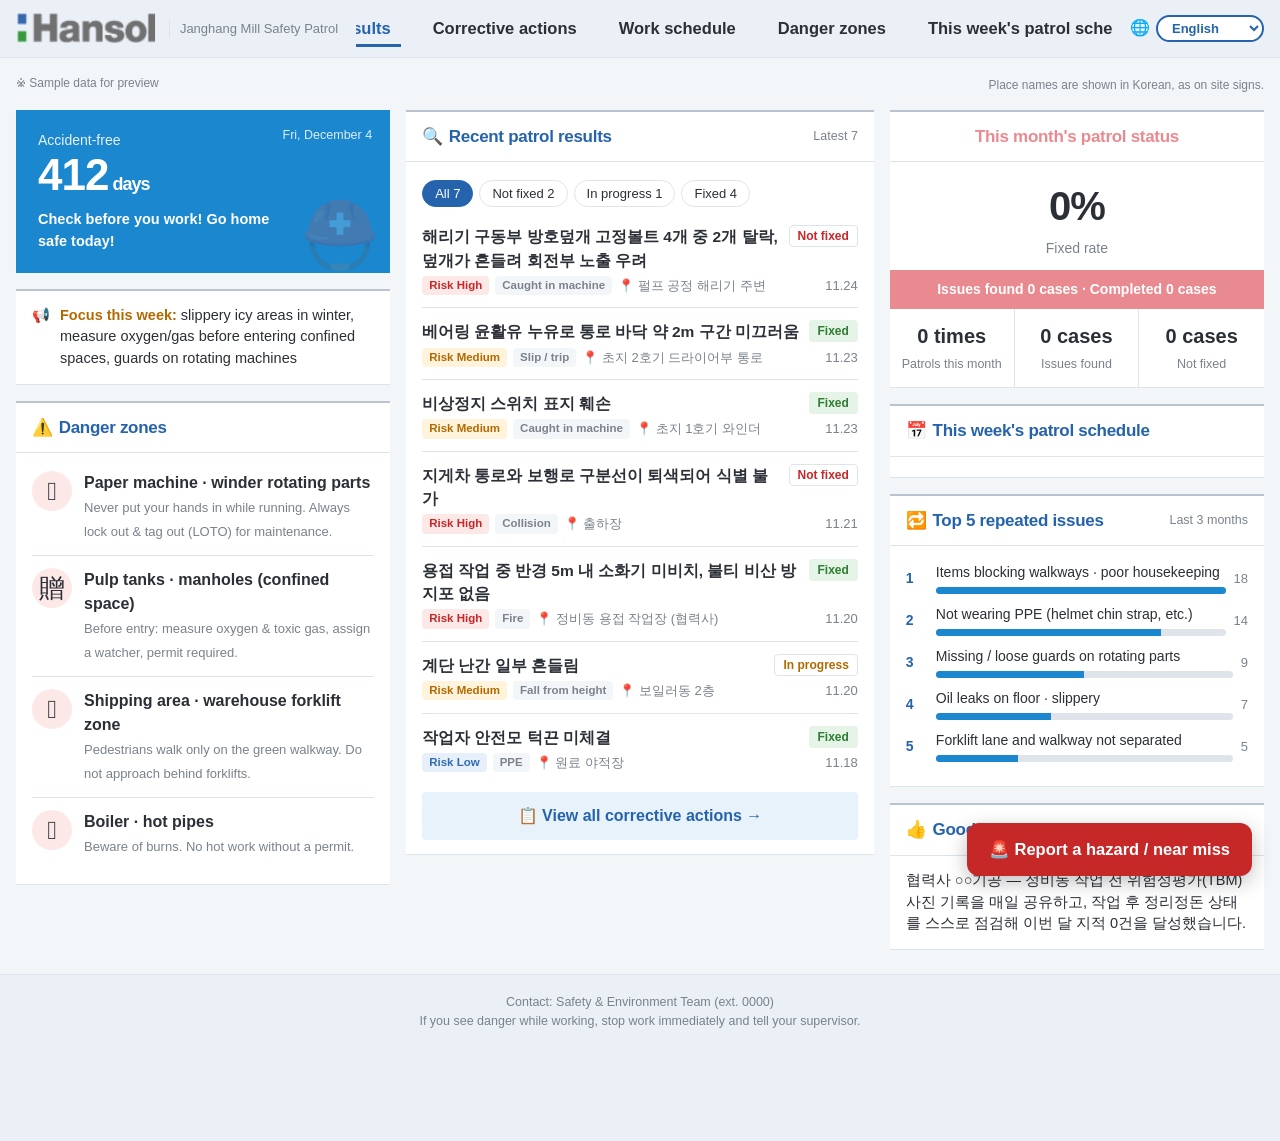
<file: index.html>
<!doctype html>
<html lang="ko">
<head>
<meta charset="utf-8">
<meta name="viewport" content="width=device-width, initial-scale=1">
<meta name="robots" content="noindex, nofollow">
<title>장항공장 안전순찰</title>
<link rel="stylesheet" href="portal.css">
<style>
.page{max-width:1280px;margin:0 auto;padding:16px 16px 24px;display:grid;grid-template-columns:1fr;gap:16px}
.col{display:contents}
.o1{order:1}.o2{order:2}.o3{order:3}.o4{order:4}.o5{order:5}.o6{order:6}.o7{order:7}.o8{order:8}
@media(min-width:1000px){
  .page{grid-template-columns:1fr 1.25fr 1fr;align-items:start}
  .col{display:flex;flex-direction:column;gap:16px;min-width:0}
}
.meta-line{grid-column:1/-1;order:0;display:flex;justify-content:space-between;gap:8px;flex-wrap:wrap}
/* 무재해 타일 */
.hero{background:var(--brand);color:#fff;padding:20px 22px;position:relative;overflow:hidden;min-height:150px}
.hero .lb{font-size:14px;opacity:.9}
.hero .num{font-size:44px;font-weight:800;line-height:1.1;letter-spacing:-1px}
.hero .num small{font-size:18px;font-weight:600;margin-left:4px}
.hero .sl{margin-top:10px;font-size:14.5px;font-weight:600;max-width:78%;position:relative;z-index:1}
.hero .dt{position:absolute;right:18px;top:16px;font-size:12.5px;opacity:.85}
.hero .ic{position:absolute;right:10px;bottom:-10px;font-size:64px;opacity:.18}
/* 순찰 현황 */
.stat .big{text-align:center;padding:14px 0 10px}
.stat .big b{display:block;font-size:40px;font-weight:700;color:var(--text);letter-spacing:-1px}
.stat .big span{color:var(--sub);font-size:14px}
.stat .band{background:var(--accent);color:#fff;text-align:center;font-weight:700;padding:9px 10px;font-size:14px}
.stat .cells{display:grid;grid-template-columns:repeat(3,1fr)}
.stat .cells div{text-align:center;padding:12px 4px;border-right:1px solid var(--line)}
.stat .cells div:last-child{border-right:0}
.stat .cells b{display:block;font-size:20px}
.stat .cells span{font-size:12.5px;color:var(--sub)}
.stat-h{justify-content:center}
.stat-h h2{color:var(--accent)}
/* 공지 */
.notice{display:flex;gap:10px;padding:14px 16px;font-size:14.5px}
.notice b{color:var(--mid)}
/* 일정 */
.sched ul{list-style:none;margin:0;padding:0}
.sched li{display:flex;gap:12px;padding:10px 0;border-bottom:1px solid var(--line)}
.sched li:last-child{border-bottom:0}
.date{min-width:52px;text-align:center;background:var(--brand-soft);color:var(--brand-strong);padding:4px 0;font-weight:700;font-size:14px;line-height:1.2;border-radius:4px}
.date span{display:block;font-size:11px;font-weight:500}
.today{outline:2px solid var(--brand-strong)}
.sched .t{font-weight:700}
.sched .d{font-size:13px;color:var(--sub)}
/* 순찰 결과 (메일 목록 형태) */
.chips{display:flex;gap:6px;flex-wrap:wrap;padding:12px 0 6px}
.chip{border:1px solid var(--line);background:var(--card);color:var(--text);border-radius:999px;padding:5px 12px;font-size:13px;cursor:pointer}
.chip[aria-pressed="true"]{background:var(--brand-strong);color:#fff;border-color:var(--brand-strong)}
.item{padding:12px 0;border-bottom:1px solid var(--line)}
.item:last-child{border-bottom:0}
.item .title{font-weight:700;font-size:15.5px;display:flex;gap:8px;align-items:flex-start}
.item .title span{flex:1}
.item .meta{font-size:13px;color:var(--sub);margin-top:4px;display:flex;gap:6px;align-items:center;flex-wrap:wrap}
.item .meta .dt{margin-left:auto}
.badge{font-size:11.5px;font-weight:700;border-radius:4px;padding:1px 7px}
.b-high{background:var(--high-soft);color:var(--high)}
.b-mid{background:var(--mid-soft);color:var(--mid)}
.b-low{background:var(--low-soft);color:var(--low)}
.b-type{background:var(--bg);color:var(--sub)}
.s{font-size:12px;font-weight:700;border-radius:4px;padding:1px 8px;border:1px solid var(--line);white-space:nowrap}
.s-open{color:var(--high)} .s-prog{color:var(--mid)} .s-done{color:var(--done);background:var(--done-soft);border-color:transparent}
.golink{display:block;text-align:center;padding:12px;background:var(--brand-soft);color:var(--brand-strong);font-weight:700;text-decoration:none;margin-top:8px;border-radius:4px}
.empty{text-align:center;color:var(--sub);padding:20px 0}
/* TOP5 */
.bars .row{display:grid;grid-template-columns:22px 1fr auto;gap:8px;align-items:center;margin:10px 0;font-size:14px}
.bars .rank{font-weight:800;color:var(--brand-strong)}
.bar{height:7px;background:var(--line);border-radius:4px;margin-top:4px;overflow:hidden}
.bar i{display:block;height:100%;background:var(--brand)}
.bars .n{font-size:13px;color:var(--sub)}
/* 위험구역 */
.zone{display:flex;gap:12px;align-items:flex-start;padding:12px 0;border-bottom:1px solid var(--line)}
.zone:last-child{border-bottom:0}
.zone .ic{font-size:26px;line-height:1;width:40px;height:40px;display:flex;align-items:center;justify-content:center;background:var(--high-soft);border-radius:50%;flex:none}
.zone b{display:block}
.zone span{font-size:13px;color:var(--sub)}
.good{padding:14px 16px;font-size:14.5px}
.good b{color:var(--done)}
/* 제보 버튼 · 창 */
.fab{position:fixed;left:16px;right:16px;bottom:16px;z-index:15;margin:0 auto;max-width:520px;
  background:var(--high);color:#fff;border:0;border-radius:12px;padding:15px;font:inherit;font-size:16.5px;font-weight:700;
  box-shadow:0 6px 20px rgba(0,0,0,.25);cursor:pointer}
@media(min-width:1000px){.fab{left:auto;right:28px;bottom:24px;width:auto;padding:14px 22px}}
dialog{border:0;border-radius:12px;padding:0;width:calc(100% - 32px);max-width:480px;background:var(--card);color:var(--text)}
dialog::backdrop{background:rgba(0,0,0,.5)}
dialog form{padding:18px}
dialog h3{margin:0 0 4px}
dialog p{margin:0 0 12px;font-size:13px;color:var(--sub)}
label{display:block;font-size:13px;font-weight:700;margin:10px 0 4px}
dialog input,dialog select,dialog textarea{width:100%;font:inherit;font-size:15px;padding:10px;border:1px solid var(--line);border-radius:8px;background:var(--bg);color:var(--text)}
textarea{min-height:90px}
.opt{font-weight:400;color:var(--sub)}
.btns{display:flex;gap:8px;margin-top:14px}
.btns button{flex:1;padding:12px;border-radius:8px;border:1px solid var(--line);font:inherit;font-weight:700;cursor:pointer;background:var(--card);color:var(--text)}
.btns .primary{background:var(--high);color:#fff;border-color:var(--high)}
</style>
</head>
<body>

<header class="topbar">
  <div class="in">
    <a class="brand" href="index.html" id="home"><img class="logo" src="hansol-logo.png" alt="Hansol 한솔제지" width="153" height="35"><span data-i18n="title"></span></a>
    <nav class="gnb">
      <a href="#results" class="on" data-i18n="results"></a>
      <a href="corrective.html" class="navc" data-i18n="navCorrective"></a>
      <a href="roster.html" class="navr" data-i18n="navRoster"></a>
      <a href="#zones" data-i18n="zones"></a>
      <a href="#sched" data-i18n="schedule"></a>
      <button type="button" id="navReport" data-i18n="navReport"></button>
    </nav>
    <div class="langbox"><span aria-hidden="true">🌐</span><select class="lang" id="lang" aria-label="Language"></select></div>
  </div>
</header>

<main class="page">
  <div class="meta-line"><p class="demo" data-i18n="demo"></p><p class="pnote" data-i18n="placeNote"></p></div>

  <div class="col">
    <div class="hero o1">
      <div class="dt" id="today"></div>
      <div class="lb" data-i18n="noAccident"></div>
      <div class="num" id="days"></div>
      <div class="sl" id="slogan"></div>
      <div class="ic" aria-hidden="true">⛑️</div>
    </div>
    <div class="panel o3"><div class="notice" id="notice"></div></div>
    <section class="panel o7" id="zones">
      <div class="panel-h"><h2>⚠️ <span data-i18n="zones"></span></h2></div>
      <div class="panel-b" id="zoneList"></div>
    </section>
  </div>

  <div class="col">
    <section class="panel o5" id="results">
      <div class="panel-h"><h2>🔍 <span data-i18n="results"></span></h2><span class="more" id="resultCount"></span></div>
      <div class="panel-b">
        <div class="chips" id="chips"></div>
        <div id="resultList"></div>
        <a class="golink navc" href="corrective.html" data-i18n="golink"></a>
      </div>
    </section>
  </div>

  <div class="col">
    <section class="panel stat o2">
      <div class="panel-h stat-h"><h2 data-i18n="monthStatus"></h2></div>
      <div class="big"><b id="rate"></b><span data-i18n="doneRate"></span></div>
      <div class="band" id="band"></div>
      <div class="cells" id="cells"></div>
    </section>
    <section class="panel o4" id="sched">
      <div class="panel-h"><h2>📅 <span data-i18n="schedule"></span></h2></div>
      <div class="panel-b sched"><ul id="schedList"></ul></div>
    </section>
    <section class="panel o6">
      <div class="panel-h"><h2>🔁 <span data-i18n="top5"></span></h2><span class="more" data-i18n="last3m"></span></div>
      <div class="panel-b bars" id="top5"></div>
    </section>
    <section class="panel o8">
      <div class="panel-h"><h2>👍 <span data-i18n="good"></span></h2></div>
      <div class="good" id="good"></div>
    </section>
  </div>
</main>

<footer class="foot">
  <span data-i18n="contact"></span><br>
  <span data-i18n="stopWork"></span>
</footer>

<button class="fab" id="reportBtn" data-i18n="reportBtn"></button>

<dialog id="dlg">
  <form method="dialog" id="reportForm">
    <h3 data-i18n="dlgTitle"></h3>
    <p data-i18n="dlgSub"></p>
    <label data-i18n="place"></label>
    <select required id="fZone"></select>
    <label data-i18n="what"></label>
    <textarea required data-i18n-ph="whatPh"></textarea>
    <label><span data-i18n="photo"></span> <span class="opt" data-i18n="optional"></span></label>
    <input type="file" accept="image/*" capture="environment">
    <label><span data-i18n="who"></span> <span class="opt" data-i18n="optional"></span></label>
    <input data-i18n-ph="whoPh">
    <div class="btns">
      <button value="cancel" formnovalidate data-i18n="cancel"></button>
      <button class="primary" value="ok" data-i18n="submit"></button>
    </div>
  </form>
</dialog>

<script src="i18n.js"></script>
<script src="lib/xlsx.core.min.js"></script>
<script src="content.js"></script>
<script>
/* ===================================================
   ▼ 안전팀이 수정하는 부분 (내용만 바꾸면 화면에 반영됩니다)
   - 여러 언어로 보여 줄 문구는 { ko:"..", en:"..", vi:"..", ne:"..", id:"..", th:"..", zh:".." } 형태로 적습니다.
     번역이 없는 언어는 한국어로 표시됩니다.
   - 장소 이름은 현장 표지판과 같도록 한국어로 둡니다.
   - 위험유형(끼임, 넘어짐 …)과 순찰구분(정기순찰 …)은 i18n.js의 TERMS 단어를 쓰면 자동 번역됩니다.
   =================================================== */
const DATA = {
  slogan: {
    ko: "확인하고 작업하자! 오늘도 무사히 퇴근하자!",
    en: "Check before you work! Go home safe today!",
    vi: "Kiểm tra trước khi làm! Hôm nay về nhà an toàn!",
    ne: "जाँच गरेर काम गरौं! आज पनि सुरक्षित घर फर्कौं!",
    id: "Periksa sebelum bekerja! Pulang dengan selamat hari ini!",
    th: "ตรวจสอบก่อนทำงาน! วันนี้กลับบ้านอย่างปลอดภัย!",
    zh: "先确认再作业！今天也平安下班！"
  },
  noAccidentDays: 412,
  notice: {
    ko: "<b>이번 주 중점 점검:</b> 겨울철 결빙 구간 미끄럼, 밀폐공간 출입 전 산소·가스 측정, 회전체 방호덮개",
    en: "<b>Focus this week:</b> slippery icy areas in winter, measure oxygen/gas before entering confined spaces, guards on rotating machines",
    vi: "<b>Trọng tâm tuần này:</b> trơn trượt do đóng băng mùa đông, đo oxy/khí độc trước khi vào không gian kín, nắp che bộ phận quay",
    ne: "<b>यस हप्ताको मुख्य जाँच:</b> जाडोमा बरफले चिप्लो ठाउँ, बन्द ठाउँमा पस्नु अघि अक्सिजन/ग्यास नाप्ने, घुम्ने मेसिनको सुरक्षा कभर",
    id: "<b>Fokus minggu ini:</b> lantai licin karena es di musim dingin, ukur oksigen/gas sebelum masuk ruang terbatas, pelindung mesin berputar",
    th: "<b>จุดตรวจหลักสัปดาห์นี้:</b> พื้นลื่นจากน้ำแข็งในฤดูหนาว, วัดออกซิเจน/แก๊สก่อนเข้าที่อับอากาศ, ฝาครอบเครื่องจักรที่หมุน",
    zh: "<b>本周重点检查：</b>冬季结冰路面防滑、进入密闭空间前测量氧气和有害气体、旋转设备防护罩"
  },
  // 이번 달 통계
  stats: { patrols: 14, findings: 37, done: 31 },
  schedule: [
    { date: "2026-11-23", area: "초지 1·2호기", by: "생산팀장 외 3명", type: "정기순찰" },
    { date: "2026-11-24", area: "원료·펄프 공정", by: "안전환경팀", type: "정기순찰" },
    { date: "2026-11-25", area: "협력사 작업구역 (정비동)", by: "공장장 · 협력사 대표", type: "합동순찰" },
    { date: "2026-11-26", area: "보일러 · 유틸리티", by: "설비팀", type: "정기순찰" },
    { date: "2026-11-27", area: "완제품 창고 · 출하장", by: "물류팀 · 안전환경팀", type: "지게차 특별점검" }
  ],
  // level: high(상) / mid(중) / low(하),  status: open(미조치) / prog(조치중) / done(완료)
  results: [
    { date: "11.24", area: "펄프 공정 해리기 주변", title: "회전체 방호덮개 볼트 일부 탈락", type: "끼임", level: "high", status: "prog" },
    { date: "11.23", area: "초지 2호기 드라이어부", title: "통로 바닥 기름 누유로 미끄럼 위험", type: "넘어짐", level: "mid", status: "done" },
    { date: "11.23", area: "초지 1호기 와인더", title: "비상정지 스위치 표지 훼손", type: "끼임", level: "mid", status: "done" },
    { date: "11.21", area: "출하장", title: "지게차 통로와 보행로 구분선 퇴색", type: "충돌", level: "high", status: "open" },
    { date: "11.20", area: "정비동 (협력사)", title: "용접 작업장 소화기 미비치", type: "화재", level: "high", status: "done" },
    { date: "11.20", area: "보일러동 2층", title: "계단 난간 일부 흔들림", type: "떨어짐", level: "mid", status: "prog" },
    { date: "11.18", area: "원료 야적장", title: "작업자 안전모 턱끈 미체결", type: "보호구", level: "low", status: "done" }
  ],
  top5: [
    { n: 18, name: { ko: "통로 적치물 · 정리정돈 불량", en: "Items blocking walkways · poor housekeeping", vi: "Vật cản lối đi · không gọn gàng", ne: "बाटोमा सामान · सरसफाइ नभएको", id: "Barang menghalangi jalan · tidak rapi", th: "ของวางกีดขวางทางเดิน · ไม่เป็นระเบียบ", zh: "通道堆放杂物 · 整理整顿不良" } },
    { n: 14, name: { ko: "보호구 미착용 (안전모 턱끈 등)", en: "Not wearing PPE (helmet chin strap, etc.)", vi: "Không dùng đồ bảo hộ (quai mũ bảo hiểm…)", ne: "सुरक्षा उपकरण नलगाएको (हेलमेटको पट्टा आदि)", id: "Tidak memakai APD (tali dagu helm, dll.)", th: "ไม่สวมอุปกรณ์ป้องกัน (สายรัดคางหมวก ฯลฯ)", zh: "未佩戴防护用品（安全帽下颚带等）" } },
    { n: 9,  name: { ko: "회전체 방호덮개 미설치 · 탈락", en: "Missing / loose guards on rotating parts", vi: "Thiếu / lỏng nắp che bộ phận quay", ne: "घुम्ने भागको कभर नभएको / खुस्केको", id: "Pelindung bagian berputar hilang / lepas", th: "ไม่มี / หลุดฝาครอบส่วนที่หมุน", zh: "旋转部位防护罩缺失 · 脱落" } },
    { n: 7,  name: { ko: "바닥 누유 · 미끄럼", en: "Oil leaks on floor · slippery", vi: "Dầu rò rỉ trên sàn · trơn trượt", ne: "भुइँमा तेल चुहावट · चिप्लो", id: "Oli bocor di lantai · licin", th: "น้ำมันรั่วบนพื้น · ลื่น", zh: "地面漏油 · 湿滑" } },
    { n: 5,  name: { ko: "지게차 통로 · 보행로 미구분", en: "Forklift lane and walkway not separated", vi: "Không phân tách lối xe nâng và lối đi bộ", ne: "फोर्कलिफ्ट र पैदल बाटो छुट्याइएको छैन", id: "Jalur forklift dan pejalan kaki tidak dipisah", th: "ไม่แยกทางรถยกกับทางเดินเท้า", zh: "叉车通道与人行道未区分" } }
  ],
  zones: [
    { icon: "🌀",
      name: { ko: "초지기 · 와인더 회전부", en: "Paper machine · winder rotating parts", vi: "Bộ phận quay của máy xeo giấy · máy cuộn", ne: "कागज मेसिन · वाइन्डरको घुम्ने भाग", id: "Bagian berputar mesin kertas · winder", th: "ส่วนที่หมุนของเครื่องผลิตกระดาษ · เครื่องม้วน", zh: "造纸机 · 复卷机旋转部位" },
      desc: { ko: "가동 중 손 넣기 절대 금지. 정비 시 반드시 잠금·표지(LOTO)", en: "Never put your hands in while running. Always lock out & tag out (LOTO) for maintenance.", vi: "Tuyệt đối không cho tay vào khi máy đang chạy. Khi bảo trì phải khóa và treo biển (LOTO).", ne: "मेसिन चलिरहँदा कहिल्यै हात नछिराउनुहोस्। मर्मत गर्दा अनिवार्य रूपमा लक र ट्याग (LOTO) गर्नुहोस्।", id: "Dilarang keras memasukkan tangan saat mesin berjalan. Saat perawatan wajib kunci & pasang label (LOTO).", th: "ห้ามยื่นมือเข้าไปขณะเครื่องทำงานเด็ดขาด เมื่อซ่อมบำรุงต้องล็อกและติดป้าย (LOTO) ทุกครั้ง", zh: "运行中严禁伸手。检修时必须上锁挂牌（LOTO）。" } },
    { icon: "🫁",
      name: { ko: "펄프 탱크 · 맨홀 (밀폐공간)", en: "Pulp tanks · manholes (confined space)", vi: "Bồn bột giấy · hố ga (không gian kín)", ne: "पल्प ट्याङ्की · म्यानहोल (बन्द ठाउँ)", id: "Tangki pulp · manhole (ruang terbatas)", th: "ถังเยื่อกระดาษ · ช่องคนลอด (ที่อับอากาศ)", zh: "纸浆罐 · 人孔（密闭空间）" },
      desc: { ko: "출입 전 산소·유해가스 측정, 감시인 배치, 허가서 필수", en: "Before entry: measure oxygen & toxic gas, assign a watcher, permit required.", vi: "Trước khi vào: đo oxy và khí độc, bố trí người giám sát, bắt buộc có giấy phép.", ne: "भित्र पस्नु अघि: अक्सिजन र विषाक्त ग्यास नाप्नुहोस्, निगरानीकर्ता राख्नुहोस्, अनुमति पत्र अनिवार्य।", id: "Sebelum masuk: ukur oksigen & gas beracun, tempatkan pengawas, wajib izin kerja.", th: "ก่อนเข้า: วัดออกซิเจนและแก๊สพิษ จัดผู้เฝ้าระวัง ต้องมีใบอนุญาต", zh: "进入前：测量氧气和有毒气体，安排监护人，必须持有作业许可证。" } },
    { icon: "🚜",
      name: { ko: "출하장 · 창고 지게차 구역", en: "Shipping area · warehouse forklift zone", vi: "Khu xuất hàng · khu xe nâng trong kho", ne: "ढुवानी क्षेत्र · गोदाम फोर्कलिफ्ट क्षेत्र", id: "Area pengiriman · zona forklift gudang", th: "ลานขนส่ง · พื้นที่รถยกในคลังสินค้า", zh: "出货场 · 仓库叉车区域" },
      desc: { ko: "보행자는 녹색 보행로로만 이동, 지게차 후방 접근 금지", en: "Pedestrians walk only on the green walkway. Do not approach behind forklifts.", vi: "Người đi bộ chỉ đi trên lối đi màu xanh. Không đến gần phía sau xe nâng.", ne: "पैदल यात्री हरियो बाटोमा मात्र हिँड्नुहोस्। फोर्कलिफ्टको पछाडि नजानुहोस्।", id: "Pejalan kaki hanya lewat jalur hijau. Jangan mendekati bagian belakang forklift.", th: "คนเดินเท้าเดินเฉพาะทางเดินสีเขียว ห้ามเข้าใกล้ด้านหลังรถยก", zh: "行人只能走绿色人行通道，禁止靠近叉车后方。" } },
    { icon: "🔥",
      name: { ko: "보일러 · 고온 배관", en: "Boiler · hot pipes", vi: "Lò hơi · đường ống nhiệt độ cao", ne: "बोइलर · तातो पाइप", id: "Boiler · pipa panas", th: "หม้อไอน้ำ · ท่อความร้อนสูง", zh: "锅炉 · 高温管道" },
      desc: { ko: "화상 주의, 허가 없는 화기작업 금지", en: "Beware of burns. No hot work without a permit.", vi: "Cẩn thận bỏng. Cấm làm việc có lửa khi chưa có giấy phép.", ne: "पोलिनबाट सावधान। अनुमति बिना आगो सम्बन्धी काम निषेध।", id: "Awas luka bakar. Dilarang pekerjaan panas tanpa izin.", th: "ระวังไฟลวก ห้ามทำงานที่เกิดประกายไฟโดยไม่มีใบอนุญาต", zh: "注意烫伤，未经许可禁止动火作业。" } }
  ],
  // 번역을 넣지 않은 예: 다른 언어를 골라도 한국어로 표시됩니다
  good: "<b>협력사 ○○기공</b> — 정비동 작업 전 위험성평가(TBM) 사진 기록을 매일 공유하고, 작업 후 정리정돈 상태를 스스로 점검해 이번 달 지적 0건을 달성했습니다.",
  // 실제 운영 시: 제보 양식 주소(예: Microsoft Forms 링크)를 넣으면 버튼이 그 양식으로 연결됩니다.
  reportFormUrl: ""
};
/* =================== ▲ 수정 부분 끝 =================== */

const $ = s => document.querySelector(s);
const esc = s => String(s).replace(/[&<>"]/g, c => ({'&':'&amp;','<':'&lt;','>':'&gt;','"':'&quot;'}[c]));
const t = (k, v) => I18N.t(k, v), tr = x => I18N.tr(x);
const LVC = { high:"b-high", mid:"b-mid", low:"b-low" };
const STC = { open:"s-open", prog:"s-prog", done:"s-done" };
const now = new Date();
const todayStr = now.toISOString().slice(0,10);
let filter = "all";

function render(){
  const loc = I18N.locale;
  $("#today").textContent = now.toLocaleDateString(loc, { month:"long", day:"numeric", weekday:"short" });
  $("#days").innerHTML = DATA.noAccidentDays + "<small>" + esc(t("uDay")) + "</small>";
  $("#slogan").textContent = tr(DATA.slogan);
  $("#notice").innerHTML = "📢 <div>" + (DATA.noticePlain ? `<b>${esc(t("focus"))}</b> ${esc(tr(DATA.noticePlain))}` : tr(DATA.notice)) + "</div>";
  document.querySelectorAll(".navc").forEach(a => a.href = "corrective.html?lang=" + I18N.lang);
  document.querySelectorAll(".navr").forEach(a => a.href = "roster.html?lang=" + I18N.lang);
  $("#home").href = "index.html?lang=" + I18N.lang;

  const rate = DATA.stats.findings ? Math.round(DATA.stats.done / DATA.stats.findings * 100) : 0;
  $("#rate").textContent = rate + "%";
  const u = k => (["ko","zh"].includes(I18N.lang) ? "" : " ") + t(k);
  $("#band").textContent = `${t("findings")} ${DATA.stats.findings}${u("uCases")} · ${t("completed")} ${DATA.stats.done}${u("uCases")}`;
  $("#cells").innerHTML = [
    [t("patrols"), DATA.stats.patrols + u("uTimes")],
    [t("findings"), DATA.stats.findings + u("uCases")],
    [t("open"), (DATA.stats.findings - DATA.stats.done) + u("uCases")]
  ].map(([k,v]) => `<div><b>${esc(v)}</b><span>${esc(k)}</span></div>`).join("");

  $("#schedList").innerHTML = DATA.schedule.map(s => {
    const d = new Date(s.date + "T00:00:00");
    return `<li><div class="date ${s.date===todayStr?'today':''}">${d.getMonth()+1}.${d.getDate()}<span>${esc(d.toLocaleDateString(loc,{weekday:"short"}))}</span></div>
      <div><div class="t">${esc(s.area)}</div><div class="d">${esc(tr(s.type))} · ${esc(s.by)}</div></div></li>`;
  }).join("");

  renderResults();

  const max = Math.max(...DATA.top5.map(x=>x.n));
  $("#top5").innerHTML = DATA.top5.map((x,i) => `<div class="row"><span class="rank">${i+1}</span>
    <div>${esc(tr(x.name))}<div class="bar"><i style="width:${x.n/max*100}%"></i></div></div><span class="n">${x.n}</span></div>`).join("");

  $("#zoneList").innerHTML = DATA.zones.map(z => `<div class="zone"><div class="ic">${z.icon}</div><div><b>${esc(tr(z.name))}</b><span>${esc(tr(z.desc))}</span></div></div>`).join("");
  $("#good").innerHTML = DATA.goodPlain ? esc(tr(DATA.goodPlain)) : tr(DATA.good);

  const zoneOpts = [...new Set(DATA.schedule.map(s=>s.area).concat(DATA.zones.map(z=>tr(z.name))))];
  $("#fZone").innerHTML = `<option value="" disabled selected>${esc(t("select"))}</option>` +
    zoneOpts.concat(t("other")).map(z=>`<option>${esc(z)}</option>`).join("");
}

function renderResults(){
  const F = ["all","open","prog","done"];
  $("#chips").innerHTML = F.map(k => {
    const n = k==="all" ? DATA.results.length : DATA.results.filter(r=>r.status===k).length;
    return `<button class="chip" aria-pressed="${filter===k}" data-f="${k}">${esc(t(k))} ${n}</button>`;
  }).join("");
  $("#resultCount").textContent = t("recentN", { n: DATA.results.length });
  const list = DATA.results.filter(r => filter==="all" || r.status===filter);
  $("#resultList").innerHTML = list.map(r => `<div class="item">
      <div class="title"><span>${esc(tr(r.title))}</span><span class="s ${STC[r.status]}" style="flex:none">${esc(t(r.status))}</span></div>
      <div class="meta"><span class="badge ${LVC[r.level]}">${esc(t("risk"))} ${esc(t(r.level))}</span>
      <span class="badge b-type">${esc(tr(r.type))}</span> 📍 ${esc(r.area)} <span class="dt">${esc(r.date)}</span></div></div>`).join("")
    || `<div class="empty">${esc(t("none"))}</div>`;
}

$("#chips").addEventListener("click", e => { const f = e.target.dataset.f; if(f){ filter=f; renderResults(); }});
$("#navReport").onclick = () => $("#reportBtn").click();
$("#reportBtn").onclick = () => DATA.reportFormUrl ? location.href = DATA.reportFormUrl : $("#dlg").showModal();
$("#dlg").addEventListener("close", () => {
  if ($("#dlg").returnValue === "ok") alert(t("thanks"));
  $("#reportForm").reset();
});
/* 사이트내용.xlsx 내용으로 바꾸기 */
function applyContent(c){
  if (!c) return;
  const N = SiteContent.norm, iso = SiteContent.toISO;
  const todayISO = `${now.getFullYear()}-${String(now.getMonth()+1).padStart(2,"0")}-${String(now.getDate()).padStart(2,"0")}`;
  const ym = todayISO.slice(0, 7);
  const info = c.info || {}, num = k => { const v = info[N(k)]; return v === undefined || String(v).trim() === "" ? null : +v; };
  const P = c.phrases || {};
  if (num("무재해 일수") != null) DATA.noAccidentDays = num("무재해 일수");
  if (P[N("슬로건")]) DATA.slogan = P[N("슬로건")];
  if (P[N("이번 주 중점 점검")]) DATA.noticePlain = P[N("이번 주 중점 점검")];
  if (P[N("이달의 우수 사례")]) DATA.goodPlain = P[N("이달의 우수 사례")];
  if (info[N("제보 양식 주소")]) DATA.reportFormUrl = String(info[N("제보 양식 주소")]).trim();

  if (c.schedule) {
    const mon = new Date(now); mon.setDate(mon.getDate() - ((mon.getDay() + 6) % 7));
    const sun = new Date(mon); sun.setDate(sun.getDate() + 6);
    const f = d => `${d.getFullYear()}-${String(d.getMonth()+1).padStart(2,"0")}-${String(d.getDate()).padStart(2,"0")}`;
    const week = c.schedule.filter(s => s.date >= f(mon) && s.date <= f(sun));
    DATA.schedule = week.length ? week : c.schedule.filter(s => s.date >= todayISO).slice(0, 5);
  }
  if (c.items) {
    const map = { done: "done", prog: "prog", open: "prog", over: "open" };
    DATA.results = c.items.slice(0, 7).map(it => ({
      date: it.patrolDate.slice(5).replace("-", "."), area: it.area, title: it.finding, type: it.type, level: it.level,
      status: map[SiteContent.itemStatus(it, todayISO)]
    }));
    const month = c.items.filter(it => it.patrolDate.startsWith(ym));
    const patrolDays = new Set([...month.map(it => it.patrolDate), ...(c.schedule || []).filter(s => s.date.startsWith(ym) && s.date <= todayISO).map(s => s.date)]);
    DATA.stats = {
      patrols: num("이번 달 순찰 횟수") ?? patrolDays.size,
      findings: num("이번 달 지적사항 수") ?? month.length,
      done: num("이번 달 조치완료 수") ?? month.filter(it => SiteContent.itemStatus(it, todayISO) === "done").length
    };
  }
  if (c.top5 && c.top5.length) DATA.top5 = c.top5;
  if (c.zones && c.zones.length) DATA.zones = c.zones;
}

I18N.mountPicker($("#lang"), render);
SiteContent.load().then(applyContent).finally(render);
</script>
</body>
</html>
</file>
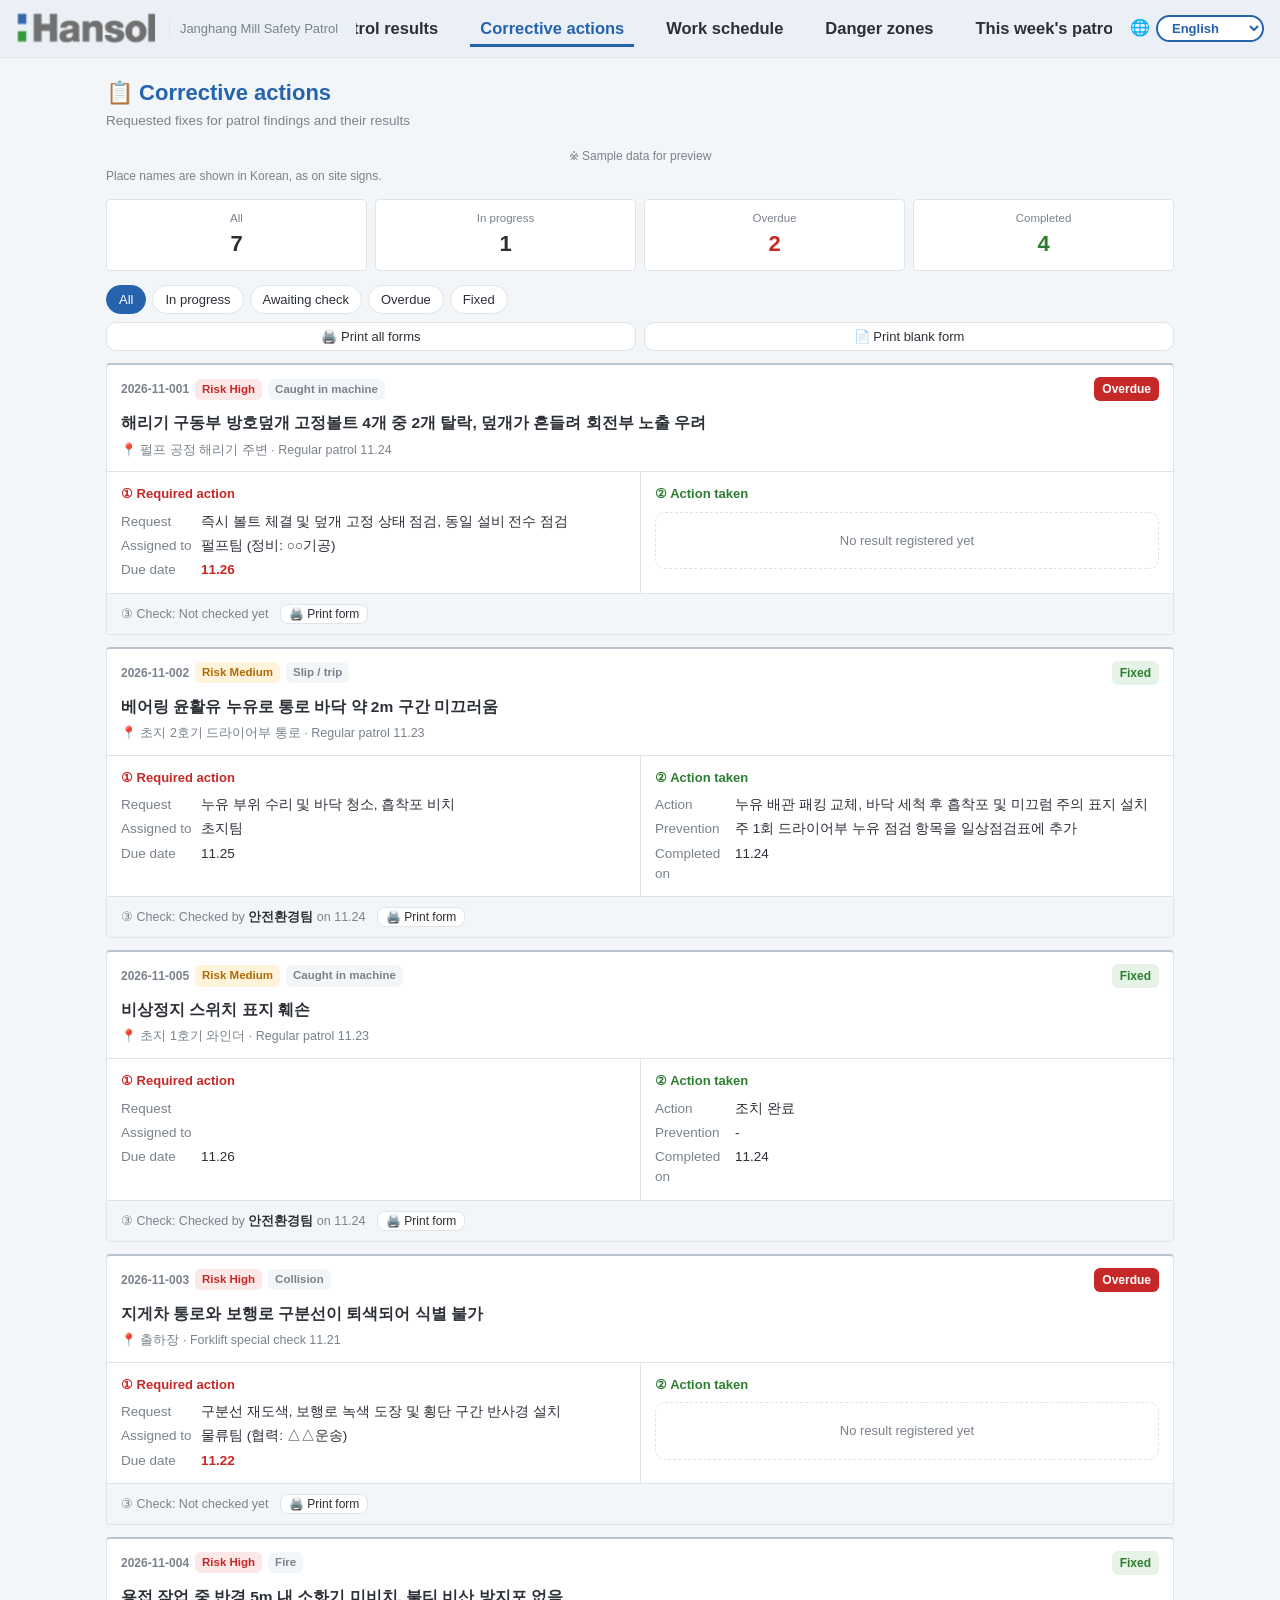
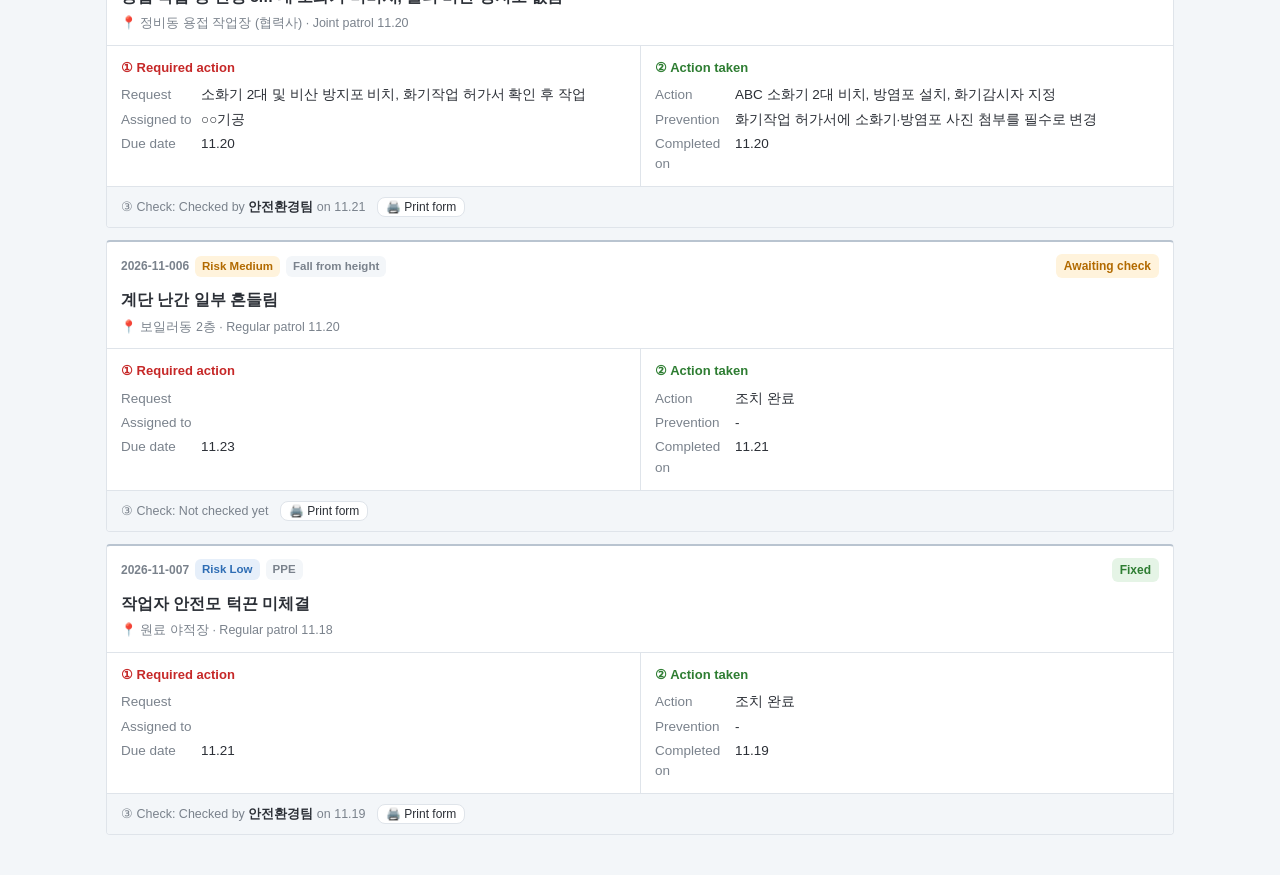
<file: corrective.html>
<!doctype html>
<html lang="ko">
<head>
<meta charset="utf-8">
<meta name="viewport" content="width=device-width, initial-scale=1">
<meta name="robots" content="noindex, nofollow">
<title>시정조치 현황</title>
<link rel="stylesheet" href="portal.css">
<style>
.ptitle{padding:18px 0 4px}
.ptitle h1{margin:0;font-size:22px;color:var(--brand-strong)}
.ptitle p{margin:2px 0 0;font-size:13.5px;color:var(--sub)}

*{box-sizing:border-box}
body{margin:0;background:var(--bg);color:var(--text);
  font-family:-apple-system,BlinkMacSystemFont,"Apple SD Gothic Neo","Malgun Gothic","Noto Sans KR",sans-serif;
  line-height:1.5;-webkit-text-size-adjust:100%}
.wrap{max-width:1100px;margin:0 auto;padding:0 16px 40px}
.demo{margin:12px 0 0;font-size:12px;color:var(--sub);text-align:center}
.tiles{display:grid;grid-template-columns:repeat(4,1fr);gap:8px;margin-top:14px}
.tile{background:var(--card);border:1px solid var(--line);border-radius:4px;padding:10px;text-align:center}
.tile .k{font-size:11.5px;color:var(--sub)}
.tile .v{font-size:22px;font-weight:700}
.tile.red .v{color:var(--high)} .tile.green .v{color:var(--done)}
.tools{display:flex;gap:8px;margin-top:14px;flex-wrap:wrap}
.chips{display:flex;gap:6px;flex-wrap:wrap;width:100%}
.chip{border:1px solid var(--line);background:var(--card);color:var(--text);border-radius:999px;padding:6px 12px;font-size:13px;cursor:pointer}
.chip[aria-pressed="true"]{background:var(--brand-strong);color:#fff;border-color:var(--brand-strong)}
.pbtn{flex:1;border:1px solid var(--line);background:var(--card);color:var(--text);border-radius:10px;padding:6px 12px;font-size:13px;cursor:pointer}
.ca{background:var(--card);border:1px solid var(--line);border-top:2px solid #b9c4d0;border-radius:4px;margin-top:12px;overflow:hidden}
.ca-head{padding:12px 14px;display:flex;gap:6px;align-items:center;flex-wrap:wrap;border-bottom:1px solid var(--line)}
.no{font-size:12px;color:var(--sub);font-weight:600}
.badge{font-size:11.5px;font-weight:700;border-radius:6px;padding:2px 7px}
.b-high{background:var(--high-soft);color:var(--high)}
.b-mid{background:var(--mid-soft);color:var(--mid)}
.b-low{background:var(--low-soft);color:var(--low)}
.st{margin-left:auto;font-size:12px;font-weight:700;border-radius:6px;padding:3px 8px}
.st-open{background:var(--high-soft);color:var(--high)}
.st-prog{background:var(--mid-soft);color:var(--mid)}
.st-done{background:var(--done-soft);color:var(--done)}
.st-over{background:var(--high);color:#fff}
.ca-title{width:100%;font-weight:700;font-size:15.5px;margin-top:4px}
.ca-meta{width:100%;font-size:12.5px;color:var(--sub)}
.cols{display:grid;grid-template-columns:1fr}
@media(min-width:620px){.cols{grid-template-columns:1fr 1fr}}
.col{padding:12px 14px}
.col + .col{border-top:1px solid var(--line)}
@media(min-width:620px){.col + .col{border-top:0;border-left:1px solid var(--line)}}
.col h3{margin:0 0 8px;font-size:13px;display:flex;align-items:center;gap:6px}
.col.req h3{color:var(--high)} .col.fin h3{color:var(--done)}
dl{margin:0;display:grid;grid-template-columns:72px 1fr;gap:4px 8px;font-size:13.5px}
dt{color:var(--sub)} dd{margin:0}
.photo{margin-top:10px;aspect-ratio:4/3;max-height:220px;width:100%;background:var(--ph);border-radius:10px;display:flex;align-items:center;justify-content:center;color:var(--sub);font-size:12.5px;overflow:hidden}
.photo img{width:100%;height:100%;object-fit:cover}
.empty{color:var(--sub);font-size:13px;padding:18px 0;text-align:center;border:1px dashed var(--line);border-radius:10px}
.ca-foot{padding:10px 14px;background:var(--bg);font-size:12.5px;color:var(--sub);border-top:1px solid var(--line)}
.ca-foot b{color:var(--text)}
.pr1{margin-left:8px;font-size:12px;border:1px solid var(--line);background:var(--card);color:var(--text);border-radius:8px;padding:2px 8px;cursor:pointer}

/* ---------- 인쇄용 양식 ---------- */
#print{display:none}
@media print{
  @page{size:A4;margin:14mm}
  body{background:#fff;color:#000}
  header,.wrap{display:none}
  #print{display:block}
  .form{page-break-after:always;font-size:10.5pt}
  .form:last-child{page-break-after:auto}
  .form h1{text-align:center;font-size:16pt;margin:0 0 3mm;letter-spacing:2px}
  .form .top{display:flex;justify-content:space-between;align-items:flex-end;margin-bottom:3mm}
  .form .top small{font-size:9pt}
  .sign{border-collapse:collapse}
  .sign td,.sign th{border:1px solid #000;width:20mm;text-align:center;font-size:9pt;padding:1mm}
  .sign td{height:14mm}
  .ft{width:100%;border-collapse:collapse;margin-bottom:3mm}
  .ft th,.ft td{border:1px solid #000;padding:2mm;vertical-align:top}
  .ft th{background:#eee;width:28mm;font-weight:700;text-align:center;vertical-align:middle;-webkit-print-color-adjust:exact;print-color-adjust:exact}
  .ft .sec{background:#333;color:#fff;text-align:left;width:auto;-webkit-print-color-adjust:exact;print-color-adjust:exact}
  .ft .tall{height:16mm}
  .ft .pics th{width:50%}
  .ft .pic{height:42mm;width:50%;text-align:center;vertical-align:middle;color:#888}
  .ft .pic img{max-width:100%;max-height:40mm}
  .note{font-size:8.5pt;color:#444}
}
</style>
</head>
<body>

<header class="topbar">
  <div class="in">
    <a class="brand" href="index.html" id="back"><img class="logo" src="hansol-logo.png" alt="Hansol 한솔제지" width="153" height="35"><span data-i18n="title"></span></a>
    <nav class="gnb">
      <a href="index.html#results" class="navh" data-i18n="results"></a>
      <a href="corrective.html" class="on" data-i18n="navCorrective"></a>
      <a href="roster.html" class="navr" data-i18n="navRoster"></a>
      <a href="index.html#zones" class="navh" data-i18n="zones"></a>
      <a href="index.html#sched" class="navh" data-i18n="schedule"></a>
    </nav>
    <div class="langbox"><span aria-hidden="true">🌐</span><select class="lang" id="lang" aria-label="Language"></select></div>
  </div>
</header>

<div class="wrap">
  <div class="ptitle"><h1 data-i18n="cTitle"></h1><p data-i18n="cSub"></p></div>
  <p class="demo" data-i18n="demo"></p>
  <p class="pnote" data-i18n="placeNote"></p>
  <div class="tiles" id="tiles"></div>
  <div class="tools">
    <div class="chips" id="chips"></div>
    <button class="pbtn" id="printAll" data-i18n="printAll"></button>
    <button class="pbtn" id="printBlank" data-i18n="printBlank"></button>
  </div>
  <div id="list"></div>
</div>

<div id="print"></div>

<script src="i18n.js"></script>
<script src="lib/xlsx.core.min.js"></script>
<script src="content.js"></script>
<script>
/* ===================================================
   ▼ 안전팀이 수정하는 부분
   - level(위험등급): high=상, mid=중, low=하
   - 조치가 끝나면 doneDate(완료일)를 채우고, 안전팀 확인 후 checkDate(확인일)를 채웁니다.
     완료일이 없으면 '조치중', 기한이 지나면 자동으로 '기한초과'로 표시됩니다.
   - 사진: photos 폴더에 넣고 파일 이름을 적습니다 (예: "photos/001-전.jpg"). 비워 두면 칸만 표시됩니다.
   - 공개 페이지이므로 개인 이름 대신 부서·업체명을 적으세요.
   - 지적내용·요구조치 등을 외국어로도 보여 주려면 { ko:"..", en:"..", vi:".." } 형태로 적습니다.
     (인쇄 양식은 항상 한국어로 나옵니다)
   =================================================== */
const ITEMS = [
  {
    no: "2026-11-001", patrolDate: "2026-11-24", patrolType: "정기순찰",
    area: "펄프 공정 해리기 주변", type: "끼임", level: "high",
    finding: "해리기 구동부 방호덮개 고정볼트 4개 중 2개 탈락, 덮개가 흔들려 회전부 노출 우려",
    request: "즉시 볼트 체결 및 덮개 고정 상태 점검, 동일 설비 전수 점검",
    owner: "펄프팀 (정비: ○○기공)", due: "2026-11-26",
    photoBefore: "",
    action: "", prevent: "", doneDate: "", photoAfter: "",
    checker: "", checkDate: ""
  },
  {
    no: "2026-11-002", patrolDate: "2026-11-23", patrolType: "정기순찰",
    area: "초지 2호기 드라이어부 통로", type: "넘어짐", level: "mid",
    finding: { ko: "베어링 윤활유 누유로 통로 바닥 약 2m 구간 미끄러움",
               en: "Bearing oil leak — about 2 m of the walkway floor is slippery",
               vi: "Dầu bôi trơn ổ bi rò rỉ, khoảng 2 m sàn lối đi bị trơn" },
    request: "누유 부위 수리 및 바닥 청소, 흡착포 비치",
    owner: "초지팀", due: "2026-11-25",
    photoBefore: "",
    action: "누유 배관 패킹 교체, 바닥 세척 후 흡착포 및 미끄럼 주의 표지 설치",
    prevent: "주 1회 드라이어부 누유 점검 항목을 일상점검표에 추가",
    doneDate: "2026-11-24", photoAfter: "",
    checker: "안전환경팀", checkDate: "2026-11-24"
  },
  {
    no: "2026-11-003", patrolDate: "2026-11-21", patrolType: "지게차 특별점검",
    area: "출하장", type: "충돌", level: "high",
    finding: "지게차 통로와 보행로 구분선이 퇴색되어 식별 불가",
    request: "구분선 재도색, 보행로 녹색 도장 및 횡단 구간 반사경 설치",
    owner: "물류팀 (협력: △△운송)", due: "2026-11-22",
    photoBefore: "",
    action: "", prevent: "", doneDate: "", photoAfter: "",
    checker: "", checkDate: ""
  },
  {
    no: "2026-11-004", patrolDate: "2026-11-20", patrolType: "합동순찰",
    area: "정비동 용접 작업장 (협력사)", type: "화재", level: "high",
    finding: "용접 작업 중 반경 5m 내 소화기 미비치, 불티 비산 방지포 없음",
    request: "소화기 2대 및 비산 방지포 비치, 화기작업 허가서 확인 후 작업",
    owner: "○○기공", due: "2026-11-20",
    photoBefore: "",
    action: "ABC 소화기 2대 비치, 방염포 설치, 화기감시자 지정",
    prevent: "화기작업 허가서에 소화기·방염포 사진 첨부를 필수로 변경",
    doneDate: "2026-11-20", photoAfter: "",
    checker: "안전환경팀", checkDate: "2026-11-21"
  }
];
/* =================== ▲ 수정 부분 끝 =================== */

const $ = s => document.querySelector(s);
const esc = s => String(s ?? "").replace(/[&<>"]/g, c => ({'&':'&amp;','<':'&lt;','>':'&gt;','"':'&quot;'}[c]));
const LV = { high:["상","b-high"], mid:["중","b-mid"], low:["하","b-low"] };
const t = (k, v) => I18N.t(k, v), tr = x => I18N.tr(x);
const ST_KEY = { open:"prog", prog:"wait", over:"over", done:"done" };
const today = new Date().toISOString().slice(0,10);
const fmt = d => d ? d.slice(5).replace("-", ".") : "";

function status(it){
  if (it.doneDate && it.checkDate) return ["done","조치완료"];
  if (it.doneDate) return ["prog","확인대기"];
  if (it.due && it.due < today) return ["over","기한초과"];
  return ["open","조치중"];
}

function render(){
  const counts = {all:ITEMS.length, open:0, prog:0, over:0, done:0};
  ITEMS.forEach(i => counts[status(i)[0]]++);
  $("#back").href = "index.html?lang=" + I18N.lang;
  document.querySelectorAll(".navr").forEach(a => a.href = "roster.html?lang=" + I18N.lang);
  document.querySelectorAll(".navh").forEach(a => a.href = "index.html?lang=" + I18N.lang + a.getAttribute("href").replace(/^[^#]*/, ""));
  $("#tiles").innerHTML = [
    [t("all"), counts.all, ""], [t("prog"), counts.open + counts.prog, ""],
    [t("over"), counts.over, "red"], [t("completed"), counts.done, "green"]
  ].map(([k,v,c]) => `<div class="tile ${c}"><div class="k">${k}</div><div class="v">${v}</div></div>`).join("");

  const F = ["all","open","prog","over","done"].map(k => [k, t(k==="all" ? "all" : ST_KEY[k])]);
  $("#chips").innerHTML = F.map(([k,l]) => `<button class="chip" aria-pressed="${filter===k}" data-f="${k}">${l}</button>`).join("");

  const list = ITEMS.filter(i => filter==="all" || status(i)[0]===filter);
  $("#list").innerHTML = list.map(it => {
    const sk = status(it)[0], sl = t(ST_KEY[sk]);
    const done = !!it.doneDate;
    return `<article class="ca">
      <div class="ca-head">
        <span class="no">${esc(it.no)}</span>
        <span class="badge ${LV[it.level][1]}">${esc(t("risk"))} ${esc(t(it.level))}</span>
        <span class="badge" style="background:var(--bg);color:var(--sub)">${esc(tr(it.type))}</span>
        <span class="st st-${sk}">${sl}</span>
        <div class="ca-title">${esc(tr(it.finding))}</div>
        <div class="ca-meta">📍 ${esc(it.area)} · ${esc(tr(it.patrolType))} ${fmt(it.patrolDate)}</div>
      </div>
      <div class="cols">
        <div class="col req">
          <h3>${esc(t("req"))}</h3>
          <dl>
            <dt>${esc(t("dRequest"))}</dt><dd>${esc(tr(it.request))}</dd>
            <dt>${esc(t("dOwner"))}</dt><dd>${esc(it.owner)}</dd>
            <dt>${esc(t("dDue"))}</dt><dd${sk==="over"?' style="color:var(--high);font-weight:700"':''}>${fmt(it.due)}</dd>
          </dl>
          ${it.photoBefore ? `<div class="photo"><img src="${esc(it.photoBefore)}" alt="조치 전"></div>` : ""}
        </div>
        <div class="col fin">
          <h3>${esc(t("fin"))}</h3>
          ${done ? `<dl>
            <dt>${esc(t("dAction"))}</dt><dd>${esc(tr(it.action))}</dd>
            <dt>${esc(t("dPrevent"))}</dt><dd>${esc(tr(it.prevent)) || "-"}</dd>
            <dt>${esc(t("dDone"))}</dt><dd>${fmt(it.doneDate)}</dd>
          </dl>
          ${it.photoAfter ? `<div class="photo"><img src="${esc(it.photoAfter)}" alt="조치 후"></div>` : ""}`
          : `<div class="empty">${esc(t("notYet"))}</div>`}
        </div>
      </div>
      <div class="ca-foot">${esc(t("chk"))}: ${it.checkDate ? t("chkDone", { who: `<b>${esc(it.checker)}</b>`, date: fmt(it.checkDate) }) : esc(t("chkNone"))}
        <button class="pr1" data-no="${esc(it.no)}">${esc(t("printOne"))}</button></div>
    </article>`;
  }).join("") || `<div class="empty" style="margin-top:12px">${esc(t("none"))}</div>`;
}

/* ---------- 인쇄 양식 ---------- */
function form(it){
  const v = k => esc(it[k] && typeof it[k] === "object" ? it[k].ko : it[k]);
  const img = (src, l) => src ? `<img src="${esc(src)}">` : l;
  const lv = it.level ? LV[it.level][0] : "";
  return `<div class="form">
    <div class="top">
      <small>관리번호: ${v("no") || "&nbsp;".repeat(24)}</small>
      <table class="sign"><tr><th>작성</th><th>검토</th><th>승인</th></tr><tr><td></td><td></td><td></td></tr></table>
    </div>
    <h1>시정조치 요구 및 완료 보고서</h1>
    <table class="ft">
      <tr><th>순찰일</th><td>${v("patrolDate")}</td><th>순찰구분</th><td>${v("patrolType")}</td></tr>
      <tr><th>장소</th><td>${v("area")}</td><th>위험유형/등급</th><td>${v("type")}${lv ? " / " + lv : ""}</td></tr>
      <tr><th>조치대상</th><td>${v("owner")}</td><th>조치기한</th><td>${v("due")}</td></tr>
    </table>
    <table class="ft">
      <tr><th class="sec" colspan="2">1. 시정조치 요구사항</th></tr>
      <tr><th>지적내용</th><td class="tall">${v("finding")}</td></tr>
      <tr><th>요구조치</th><td class="tall">${v("request")}</td></tr>
    </table>
    <table class="ft">
      <tr><th class="sec" colspan="4">2. 시정조치 완료사항</th></tr>
      <tr><th>조치내용</th><td class="tall" colspan="3">${v("action")}</td></tr>
      <tr><th>재발방지<br>대책</th><td class="tall" colspan="3">${v("prevent")}</td></tr>
      <tr><th>완료일</th><td>${v("doneDate")}</td><th>조치자 서명</th><td></td></tr>
    </table>
    <table class="ft pics">
      <tr><th class="sec">사진 · 조치 전</th><th class="sec">사진 · 조치 후</th></tr>
      <tr><td class="pic">${img(it.photoBefore, "사진 첨부")}</td><td class="pic">${img(it.photoAfter, "사진 첨부")}</td></tr>
    </table>
    <table class="ft">
      <tr><th class="sec" colspan="4">3. 확인</th></tr>
      <tr><th>확인부서</th><td>${v("checker")}</td><th>확인일</th><td>${v("checkDate")}</td></tr>
      <tr><th>확인결과</th><td colspan="3">□ 적합 &nbsp;&nbsp; □ 부적합 (재조치 요구: &nbsp;&nbsp;&nbsp;&nbsp;&nbsp;&nbsp;&nbsp;&nbsp;&nbsp;&nbsp;&nbsp;&nbsp;&nbsp;&nbsp;&nbsp;&nbsp;&nbsp;&nbsp;&nbsp;&nbsp;)</td></tr>
    </table>
    <p class="note">※ 위험등급 '상'은 즉시 작업중지 후 조치, 조치 완료 후 안전환경팀 확인을 받아야 작업을 재개할 수 있습니다.</p>
  </div>`;
}
function printItems(items){
  $("#print").innerHTML = items.map(form).join("");
  window.print();
}

let filter = "all";
$("#chips").addEventListener("click", e => { if (e.target.dataset.f){ filter = e.target.dataset.f; render(); }});
$("#list").addEventListener("click", e => {
  const no = e.target.dataset.no;
  if (no) printItems(ITEMS.filter(i => i.no === no));
});
$("#printAll").onclick = () => printItems(ITEMS.filter(i => filter==="all" || status(i)[0]===filter));
$("#printBlank").onclick = () => printItems([{}]);
I18N.mountPicker($("#lang"), render);
SiteContent.load().then(c => { if (c && c.items) ITEMS.splice(0, ITEMS.length, ...c.items); }).finally(render);
</script>
</body>
</html>
</file>
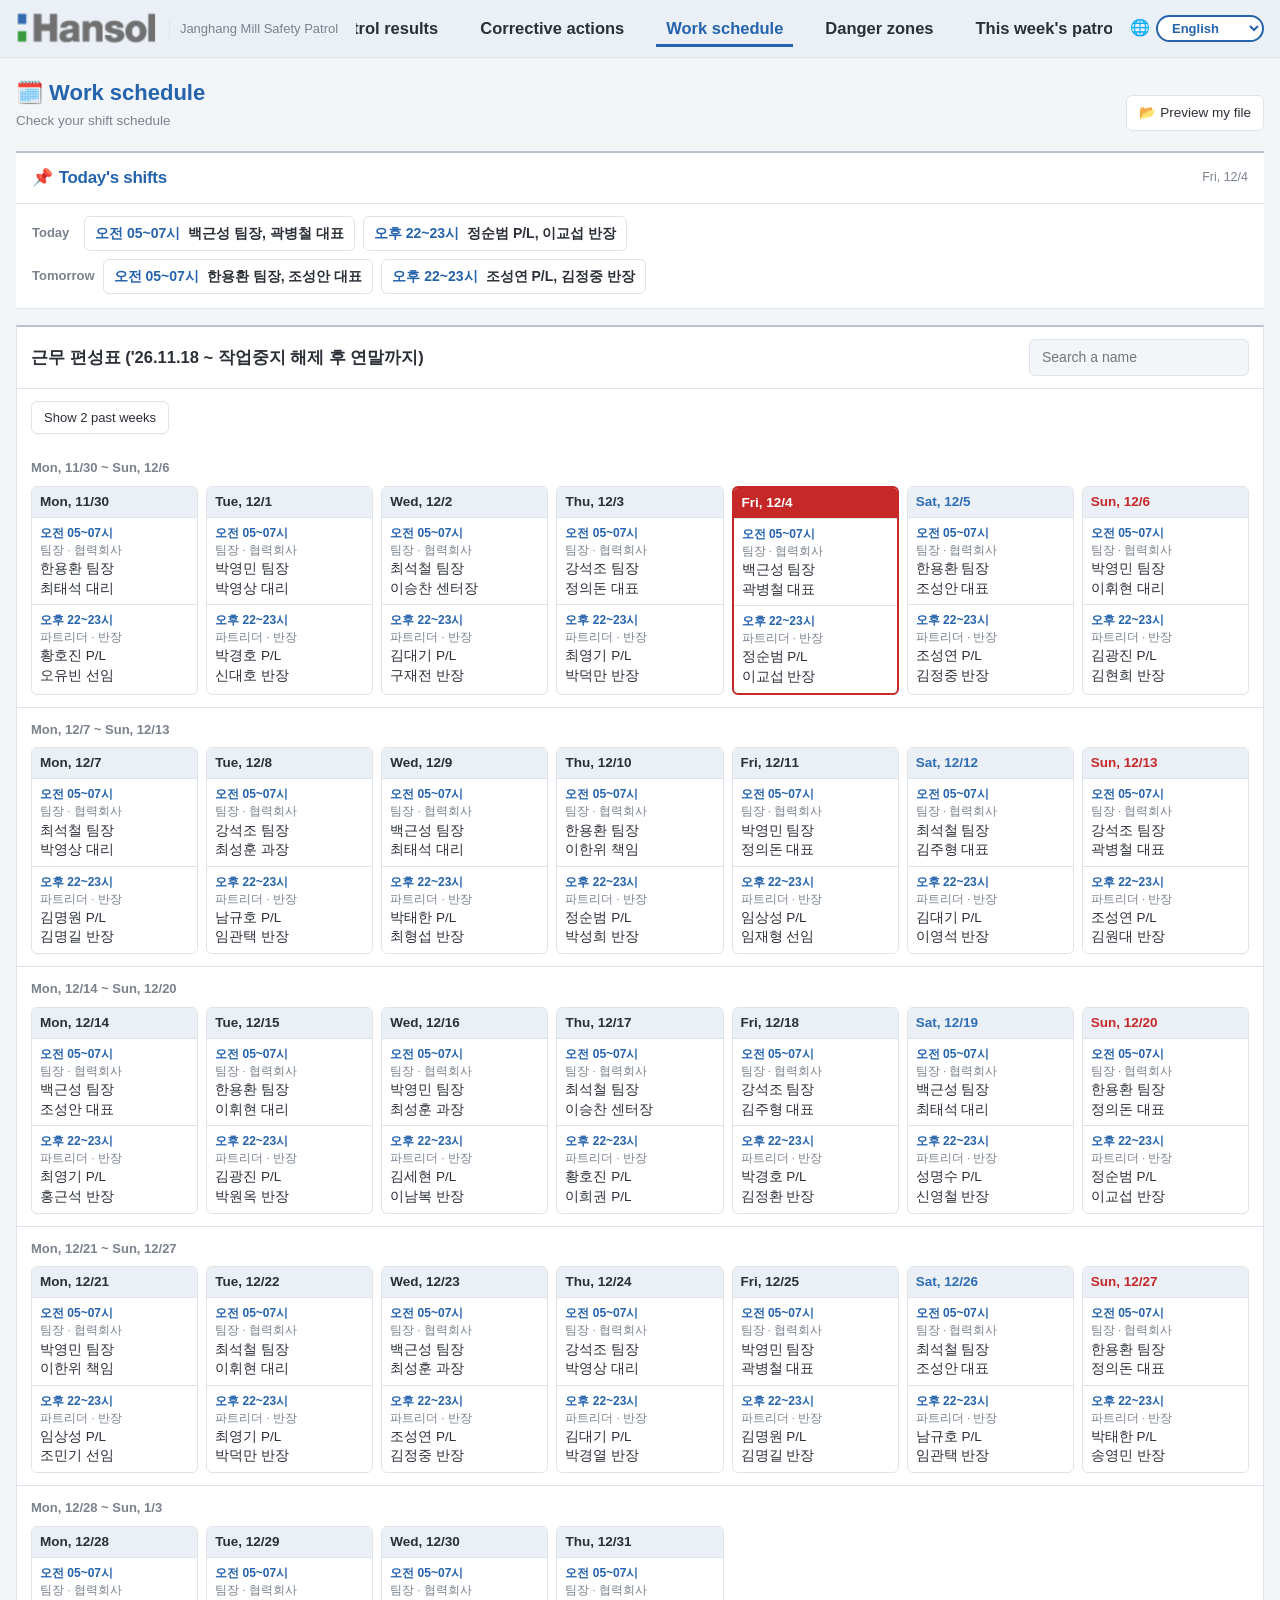
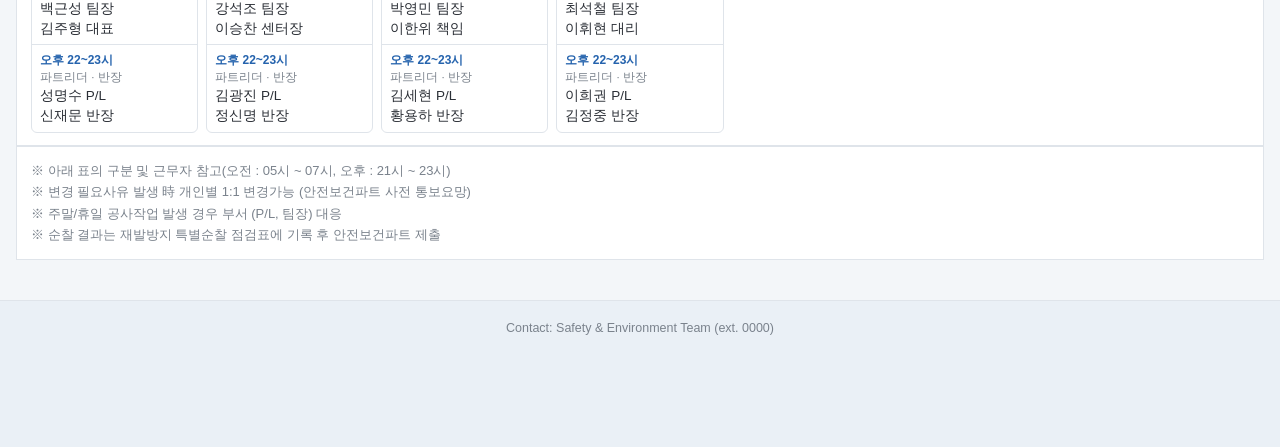
<file: roster.html>
<!doctype html>
<html lang="ko">
<head>
<meta charset="utf-8">
<meta name="viewport" content="width=device-width, initial-scale=1">
<meta name="robots" content="noindex, nofollow">
<title>근무표</title>
<link rel="stylesheet" href="portal.css">
<style>
:root{
  --sh-day:#dbeafe; --sh-day-t:#1e4fa3;
  --sh-eve:#fff1d6; --sh-eve-t:#8a5300;
  --sh-night:#2f3a68; --sh-night-t:#ffffff;
  --sh-off:#eef0f3; --sh-off-t:#6b7480;
  --sh-rest:#f5f6f8; --sh-rest-t:#8b939d;
  --sh-leave:#dcf3e1; --sh-leave-t:#23692f;
  --sh-edu:#efe4fb; --sh-edu-t:#6b3fa0;
  --today:#ffe3e5;
}
@media (prefers-color-scheme: dark){
  :root{
    --sh-day:#1b3256; --sh-day-t:#bcd6ff;
    --sh-eve:#3d2f12; --sh-eve-t:#ffd58a;
    --sh-night:#4a568f; --sh-night-t:#ffffff;
    --sh-off:#252d36; --sh-off-t:#9aa6b4;
    --sh-rest:#1f262e; --sh-rest-t:#8b96a3;
    --sh-leave:#1c3a24; --sh-leave-t:#a5e3b0;
    --sh-edu:#33264a; --sh-edu-t:#d6c1f5;
    --today:#4a2327;
  }
}
.wrap{max-width:1280px;margin:0 auto;padding:0 16px 40px}
.ptitle{padding:18px 0 6px;display:flex;align-items:flex-end;gap:12px;flex-wrap:wrap}
.ptitle h1{margin:0;font-size:22px;color:var(--brand-strong)}
.ptitle p{margin:2px 0 0;font-size:13.5px;color:var(--sub)}
.ptitle .tt{flex:1;min-width:220px}
.pv{border:1px solid var(--line);background:var(--card);color:var(--text);border-radius:6px;padding:7px 12px;font:inherit;font-size:13.5px;cursor:pointer}
.banner{display:none;margin-top:10px;background:var(--mid-soft);color:var(--mid);padding:10px 14px;font-size:13.5px;font-weight:700;align-items:center;gap:10px;flex-wrap:wrap}
.banner.on{display:flex}
.banner span{flex:1}
.banner button{border:1px solid currentColor;background:transparent;color:inherit;border-radius:6px;padding:4px 10px;font:inherit;font-size:12.5px;cursor:pointer}

.todaybox{margin-top:14px}
.todaybox .panel-b{display:flex;flex-wrap:wrap;gap:8px;padding-top:12px}
.tchip{display:flex;align-items:center;gap:8px;border:1px solid var(--line);border-radius:6px;padding:6px 10px;font-size:14px}
.tchip b{font-size:14px}

.tabs{display:flex;gap:4px;margin-top:16px;overflow-x:auto;scrollbar-width:none}
.tab{border:1px solid var(--line);border-bottom:0;background:var(--bar);color:var(--text);padding:7px 16px;font:inherit;font-size:14px;font-weight:700;cursor:pointer;border-radius:6px 6px 0 0;white-space:nowrap}
.tab[aria-selected="true"]{background:var(--card);color:var(--brand-strong);box-shadow:inset 0 3px 0 var(--brand-strong)}
.sheet{background:var(--card);border:1px solid var(--line);border-top:2px solid #b9c4d0}
.sheet-h{display:flex;gap:10px;align-items:center;flex-wrap:wrap;padding:12px 14px;border-bottom:1px solid var(--line)}
.sheet-h h2{margin:0;font-size:16.5px;flex:1;min-width:200px}
.search{font:inherit;font-size:14px;padding:7px 12px;border:1px solid var(--line);border-radius:6px;background:var(--bg);color:var(--text);width:220px;max-width:100%}

.tw{overflow:auto;max-height:70vh}
table.r{border-collapse:separate;border-spacing:0;font-size:13.5px;min-width:100%}
table.r th,table.r td{border-right:1px solid var(--line);border-bottom:1px solid var(--line);padding:6px 6px;text-align:center;white-space:nowrap;min-width:34px}
table.r thead th{position:sticky;top:0;background:var(--bar);z-index:2;font-weight:700}
table.r thead tr.sub th{top:31px;font-weight:500;font-size:12px;color:var(--sub)}
table.r .k{position:sticky;left:0;background:var(--card);z-index:1;text-align:left;font-weight:700;padding-left:12px;min-width:110px;box-shadow:1px 0 0 var(--line)}
table.r thead .k{z-index:3;background:var(--bar)}
table.r th.sat{color:#2e6db4} table.r th.sun{color:#c62828}
table.r th.today{background:var(--high);color:#fff}
table.r td.today{box-shadow:inset 2px 0 0 var(--high),inset -2px 0 0 var(--high)}
table.r tr:hover td{filter:brightness(.97)}
.c{display:inline-block;min-width:26px;padding:1px 4px;border-radius:4px;font-weight:700}
.s-day{background:var(--sh-day);color:var(--sh-day-t)}
.s-eve{background:var(--sh-eve);color:var(--sh-eve-t)}
.s-night{background:var(--sh-night);color:var(--sh-night-t)}
.s-off{background:var(--sh-off);color:var(--sh-off-t)}
.s-rest{background:var(--sh-rest);color:var(--sh-rest-t)}
.s-leave{background:var(--sh-leave);color:var(--sh-leave-t)}
.s-edu{background:var(--sh-edu);color:var(--sh-edu-t)}
.legend{display:flex;flex-wrap:wrap;gap:8px 14px;padding:12px 14px;border-top:1px solid var(--line);font-size:13px;color:var(--sub)}
.legend b{color:var(--text);margin-right:2px}
.legend span{display:flex;align-items:center;gap:6px}
.msg{padding:40px 16px;text-align:center;color:var(--sub)}
/* 근무 편성표(날짜별 근무자) */
.duty-h{display:flex;gap:10px;align-items:center;flex-wrap:wrap;padding:12px 14px;border-bottom:1px solid var(--line)}
.duty-h h2{margin:0;font-size:16.5px;flex:1;min-width:220px}
.hits{padding:10px 14px;border-bottom:1px solid var(--line);display:flex;flex-direction:column;gap:6px}
.hits:empty{display:none}
.hit{font-size:14px;display:flex;gap:10px;flex-wrap:wrap;align-items:baseline}
.hit b{color:var(--brand-strong);min-width:92px}
.hit span{color:var(--sub);font-size:13px}
.wk{padding:12px 14px;border-bottom:1px solid var(--line)}
.wk-h{font-size:13px;font-weight:700;color:var(--sub);margin-bottom:8px}
.days{display:grid;grid-template-columns:repeat(auto-fill,minmax(150px,1fr));gap:8px}
@media(min-width:1000px){.days{grid-template-columns:repeat(7,1fr)}}
.day{border:1px solid var(--line);border-radius:6px;overflow:hidden;background:var(--card)}
.day .dh{background:var(--bar);padding:5px 8px;font-weight:700;font-size:13.5px}
.day.sat .dh{color:#2e6db4} .day.sun .dh{color:#c62828}
.day.today{border:2px solid var(--high)}
.day.today .dh{background:var(--high);color:#fff}
.day.dim{opacity:.35}
.slot{padding:6px 8px;border-top:1px solid var(--line);font-size:13.5px}
.slot:first-of-type{border-top:0}
.slot .st{font-size:12px;font-weight:700;color:var(--brand-strong)}
.slot .st small{display:block;font-weight:400;color:var(--sub);font-size:11.5px}
.slot .pp{line-height:1.45}
.day .none{padding:10px 8px;color:var(--sub);font-size:12.5px}
mark{background:#ffe066;color:#000;border-radius:3px;padding:0 2px}
.pastbtn{margin:12px 14px;border:1px solid var(--line);background:var(--card);color:var(--text);border-radius:6px;padding:6px 12px;font:inherit;font-size:13px;cursor:pointer}
.notes{padding:12px 14px;border-top:1px solid var(--line);font-size:13px;color:var(--sub)}
.notes:empty{display:none}
.notes p{margin:2px 0}
.trow{display:flex;gap:8px;flex-wrap:wrap;align-items:center;width:100%}
.trow > b{min-width:44px;color:var(--sub);font-size:13px}
</style>
</head>
<body>

<header class="topbar">
  <div class="in">
    <a class="brand" href="index.html" id="home"><img class="logo" src="hansol-logo.png" alt="Hansol 한솔제지" width="153" height="35"><span data-i18n="title"></span></a>
    <nav class="gnb">
      <a href="index.html#results" class="navh" data-i18n="results"></a>
      <a href="corrective.html" class="navl" data-i18n="navCorrective"></a>
      <a href="roster.html" class="on" data-i18n="navRoster"></a>
      <a href="index.html#zones" class="navh" data-i18n="zones"></a>
      <a href="index.html#sched" class="navh" data-i18n="schedule"></a>
    </nav>
    <div class="langbox"><span aria-hidden="true">🌐</span><select class="lang" id="lang" aria-label="Language"></select></div>
  </div>
</header>

<div class="wrap">
  <div class="ptitle">
    <div class="tt"><h1 data-i18n="rTitle"></h1><p data-i18n="rSub"></p></div>
    <label class="pv"><span data-i18n="rPreview"></span><input type="file" id="file" accept=".pptx,.xlsx,.xls,.csv" hidden></label>
  </div>
  <div class="banner" id="banner"><span data-i18n="rPreviewOn"></span><button type="button" id="unpreview" data-i18n="rBack"></button></div>

  <section class="panel todaybox" id="todaybox" hidden>
    <div class="panel-h"><h2>📌 <span data-i18n="rTodayShift"></span></h2><span class="more" id="todayLabel"></span></div>
    <div class="panel-b" id="todayList"></div>
  </section>

  <section class="sheet" id="duty" hidden style="margin-top:16px">
    <div class="duty-h"><h2 id="dutyTitle"></h2><input class="search" id="dq" type="search" data-i18n-ph="rSearchName"></div>
    <div class="hits" id="hits"></div>
    <button class="pastbtn" id="pastBtn" type="button"></button>
    <div id="weeks"></div>
    <div class="notes" id="notes"></div>
  </section>

  <div id="gridWrap">
  <div class="tabs" id="tabs" role="tablist"></div>
  <div class="sheet">
    <div class="sheet-h"><h2 id="sheetTitle"></h2><input class="search" id="q" type="search" data-i18n-ph="rSearch"></div>
    <div class="tw" id="tw"><div class="msg">…</div></div>
    <div class="legend" id="legend"></div>
  </div>
  </div>
</div>

<footer class="foot"><span data-i18n="contact"></span></footer>

<script src="i18n.js"></script>
<script src="lib/xlsx.core.min.js"></script>
<script>
/* ===================================================
   ▼ 설정
   - 근무표 파일 이름: 사이트에 올리는 파일 이름입니다. 같은 이름으로 덮어 올리면 갱신됩니다.
     PPT(.pptx)를 먼저 찾고, 없으면 엑셀(.xlsx)을 찾습니다.
     PPT는 슬라이드 안의 "표"만 읽습니다. (그림으로 붙여 넣은 표는 읽을 수 없습니다)
   - 근무 구분 글자: 엑셀 칸에 적힌 글자를 아래 분류로 색칠합니다. 새 글자를 쓰면 여기에 추가하세요.
   =================================================== */
const ROSTER_FILES = ["근무표.pptx", "근무표.xlsx"];
const SHIFT_CODES = {
  day:   ["주", "주간", "D", "DAY", "일근"],
  eve:   ["오후", "중", "중간", "E", "S"],
  night: ["야", "야간", "N", "NIGHT"],
  rest:  ["비", "비번"],
  off:   ["휴", "휴무", "OFF", "O", "X", "-"],
  leave: ["연", "연차", "반", "반차", "휴가"],
  edu:   ["교", "교육"]
};
/* =================== ▲ 설정 끝 =================== */

const $ = s => document.querySelector(s);
const esc = s => String(s ?? "").replace(/[&<>"]/g, c => ({'&':'&amp;','<':'&lt;','>':'&gt;','"':'&quot;'}[c]));
const t = (k, v) => I18N.t(k, v);
const CODE2 = {};
for (const k in SHIFT_CODES) SHIFT_CODES[k].forEach(c => CODE2[c.toUpperCase()] = k);
const shiftOf = v => CODE2[String(v).trim().toUpperCase()] || null;
const WEEK = "일월화수목금토";
const now = new Date(), Y = now.getFullYear(), M = now.getMonth() + 1, D = now.getDate();

let sheets = [], duty = null, published = null, cur = 0, preview = false, showPast = false;

/* 시트 한 장을 표 구조로 해석 */
function parseSheet(name, rows){
  rows = rows.map(r => r.map(c => String(c ?? "").trim()));
  while (rows.length && rows[rows.length-1].every(c => !c)) rows.pop();
  const width = Math.max(0, ...rows.map(r => r.length));
  // 머리글 줄: 절반 이상 채워진 첫 줄
  let h = rows.findIndex(r => r.filter(Boolean).length >= Math.max(2, width * 0.5));
  if (h < 0) h = 0;
  const title = rows.slice(0, h).map(r => r.filter(Boolean).join(" ")).filter(Boolean).join(" · ");
  const head = rows[h] || [];
  // 바로 다음 줄이 요일(월화수…)이면 보조 머리글로 사용
  let sub = null, start = h + 1;
  const nx = rows[h+1] || [];
  if (nx.slice(1).filter(c => c && "월화수목금토일".includes(c[0]) && c.length <= 3).length >= Math.max(3, (nx.length-1) * 0.6)) { sub = nx; start = h + 2; }
  const body = rows.slice(start).filter(r => r.some(Boolean));
  // 오늘 열 찾기
  const ctx = name + " " + title;
  const monthKnown = new RegExp(`(^|[^0-9])${M}\\s*월|${Y}[.\\-/]\\s*0?${M}([^0-9]|$)`).test(ctx);
  const anyMonth = /\d{1,2}\s*월/.test(ctx);
  let todayCol = -1;
  head.forEach((c, i) => {
    if (i === 0 || todayCol >= 0) return;
    let m;
    if ((m = c.match(/^(\d{1,2})\s*[./\-월]\s*(\d{1,2})/))) { if (+m[1] === M && +m[2] === D) todayCol = i; }
    else if ((m = c.match(/^(\d{1,2})\s*일?$/))) { if (+m[1] === D && (monthKnown || !anyMonth)) todayCol = i; }
  });
  // 요일 계산 (보조 머리글이 없을 때 주말 색 표시용)
  const weekdayOf = i => {
    if (sub) return sub[i] ? sub[i][0] : "";
    const m = head[i].match(/^(\d{1,2})\s*[./\-월]\s*(\d{1,2})/);
    if (m) return WEEK[new Date(Y, +m[1]-1, +m[2]).getDay()];
    return "";
  };
  return { name, title, head, sub, body, width, todayCol, weekdayOf, monthKnown };
}

/* 압축 파일 안의 항목 꺼내기 */
const zget = (zip, path) => { const i = zip.FullPaths.findIndex(f => f.endsWith("/" + path)); return i < 0 ? null : zip.FileIndex[i]; };

/* 날짜별 근무자 형식(근무 편성표) 해석
   - "구분 | 11/16(월) | 11/17(화) …" 같은 날짜 줄 아래에
     "오전 05~07시(줄바꿈)역할 | 이름(줄바꿈)이름 …" 줄이 이어지는 표 */
function parseDuty(rows){
  const out = []; let dates = null;
  const DR = /^(\d{1,2})\s*[\/.]\s*(\d{1,2})/;
  for (const r of rows) {
    const c0 = String(r[0] || "").replace(/\s+/g, "");
    const dn = r.slice(1).filter(c => DR.test(String(c).trim())).length;
    if ((c0 === "구분" && dn >= 2) || dn >= 3) {
      dates = r.map((c, i) => { const m = i ? String(c).trim().match(DR) : null; return m ? { m: +m[1], d: +m[2] } : null; });
      continue;
    }
    if (!dates) continue;
    const lines = String(r[0] || "").split("\n").map(x => x.trim()).filter(Boolean);
    if (!lines.length) continue;
    r.forEach((c, i) => {
      if (!i || !dates[i]) return;
      const people = String(c).split(/\n|,/).map(x => x.trim()).filter(Boolean);
      if (people.length) out.push({ ...dates[i], time: lines[0], role: lines.slice(1).join(" "), people });
    });
  }
  return out;
}
function buildDuty(entries, yearHint, title, notes){
  if (entries.length < 5) return null;
  let y = yearHint || Y, last = entries[0].m;
  const map = new Map();
  entries.forEach(e => {
    if (e.m < last - 6) y++;               // 12월 → 1월 넘어가면 다음 해
    last = e.m;
    const key = `${y}-${String(e.m).padStart(2, "0")}-${String(e.d).padStart(2, "0")}`;
    if (!map.has(key)) map.set(key, { key, date: new Date(y, e.m - 1, e.d), slots: [] });
    map.get(key).slots.push({ time: e.time, role: e.role, people: e.people });
  });
  const days = [...map.values()].sort((p, q) => p.date - q.date);
  return { title, notes: [...new Set(notes)], days };
}
const yearOf = txt => { const m = txt.match(/(?:'|’|‘)(\d{2})[.\s]|20(\d{2})\s*년/); return m ? 2000 + +(m[1] || m[2]) : null; };
const cleanTitle = s => s.replace(/^[■□▶●\s]*/, "").replace(/^유첨\s*\d*\)?\s*/, "").replace(/\(\s*\d+\s*\/\s*\d+\s*\)\s*$/, "").trim();

/* 파일 읽기: PPT(.pptx)면 슬라이드의 표, 아니면 엑셀 시트 → { sheets, duty } */
function load(buf){
  const u8 = new Uint8Array(buf);
  if (u8[0] === 0x50 && u8[1] === 0x4B) {            // zip 형식
    const zip = XLSX.CFB.read(u8, { type: "array" });
    if (zget(zip, "ppt/presentation.xml")) return loadPptx(zip);
  }
  const wb = XLSX.read(u8, { type: "array" });
  const raw = wb.SheetNames.map(n => [n, XLSX.utils.sheet_to_json(wb.Sheets[n], { header: 1, raw: false, defval: "" })]);
  const entries = raw.flatMap(([n, rows]) => parseDuty(rows.map(r => r.map(c => String(c ?? "")))));
  const allText = raw.map(([n, rows]) => n + " " + rows.slice(0, 3).flat().join(" ")).join(" ");
  const duty = buildDuty(entries, yearOf(allText), cleanTitle(raw[0] ? raw[0][1].slice(0, 2).flat().filter(Boolean)[0] || raw[0][0] : ""), []);
  if (duty) return { sheets: [], duty };
  return { sheets: raw.map(([n, rows]) => parseSheet(n, rows)).filter(s => s.body.length), duty: null };
}

function loadPptx(zip){
  const A = "http://schemas.openxmlformats.org/drawingml/2006/main";
  const P = "http://schemas.openxmlformats.org/presentationml/2006/main";
  const dec = new TextDecoder("utf-8");
  // 문단과 줄바꿈(Shift+Enter)을 모두 줄바꿈으로 읽습니다
  const para = p => [...p.childNodes].map(n => n.localName === "br" ? "\n" : (n.localName === "r" || n.localName === "fld") ? [...n.getElementsByTagNameNS(A, "t")].map(x => x.textContent).join("") : "").join("");
  const text = el => [...el.getElementsByTagNameNS(A, "p")].map(para).join("\n").replace(/\u000b/g, "\n").trim();
  const slides = zip.FullPaths.map(f => (f.match(/ppt\/slides\/slide(\d+)\.xml$/) || [])[1]).filter(Boolean).map(Number).sort((a, b) => a - b);
  const found = [], dutyEntries = [], dutyNotes = [];
  let dutyTitle = "", allText = "";
  slides.forEach(n => {
    const e = zget(zip, `ppt/slides/slide${n}.xml`);
    if (!e) return;
    const doc = new DOMParser().parseFromString(dec.decode(e.content), "application/xml");
    // 슬라이드 제목과 글상자 문구
    let title = "";
    const boxes = [];
    for (const sp of doc.getElementsByTagNameNS(P, "sp")) {
      const tx = text(sp); if (!tx) continue;
      boxes.push(tx);
      const ph = sp.getElementsByTagNameNS(P, "ph")[0];
      if (!title && ph && /title/i.test(ph.getAttribute("type") || "")) title = tx.replace(/\n/g, " ");
    }
    allText += " " + boxes.join(" ");
    const tables = [...doc.getElementsByTagNameNS(A, "tbl")];
    let slideHasDuty = false;
    tables.forEach((tbl, ti) => {
      const rows = [...tbl.getElementsByTagNameNS(A, "tr")].map(tr =>
        [...tr.children].filter(c => c.localName === "tc").map(tc => tc.getAttribute("hMerge") || tc.getAttribute("vMerge") ? "" : text(tc)));
      const d = parseDuty(rows);
      if (d.length >= 5) { dutyEntries.push(...d); slideHasDuty = true; return; }
      const name = (title || `${t("rSlide")} ${n}`) + (tables.length > 1 ? ` (${ti + 1})` : "");
      found.push(parseSheet(name.length > 24 ? name.slice(0, 24) + "…" : name, title ? [[title], ...rows.map(r => r.map(c => c.replace(/\n/g, " ")))] : rows.map(r => r.map(c => c.replace(/\n/g, " ")))));
    });
    if (slideHasDuty) {
      const head = boxes.find(b => /편성|근무|당번|순찰/.test(b) && b.length < 120) || title;
      if (!dutyTitle && head) dutyTitle = cleanTitle(head.split("\n")[0]);
      boxes.forEach(b => b.split("\n").forEach(l => { if (/^\s*※/.test(l)) dutyNotes.push(l.trim()); }));
    }
  });
  const duty = buildDuty(dutyEntries, yearOf(allText), dutyTitle, dutyNotes);
  if (duty) return { sheets: [], duty };
  // 근무 글자(주/야/휴…)가 들어 있는 표만 근무표로 봅니다
  const score = s => s.body.reduce((n, r) => n + r.slice(1).filter(v => shiftOf(v)).length, 0);
  const rosters = found.filter(s => s.body.length && score(s) >= 5);
  return { sheets: rosters.length ? rosters : found.filter(s => s.body.length), duty: null };
}

function pickDefault(){
  const i = sheets.findIndex(s => s.todayCol >= 0);
  if (i >= 0) return i;
  const j = sheets.findIndex(s => s.monthKnown);
  return j >= 0 ? j : 0;
}

function render(){
  $("#home").href = "index.html?lang=" + I18N.lang;
  document.querySelectorAll(".navh").forEach(a => a.href = "index.html?lang=" + I18N.lang + a.getAttribute("href").replace(/^[^#]*/, ""));
  document.querySelectorAll(".navl").forEach(a => a.href = a.getAttribute("href").split("?")[0] + "?lang=" + I18N.lang);
  $("#banner").classList.toggle("on", preview);
  $("#duty").hidden = !duty;
  $("#gridWrap").hidden = !!duty;
  if (duty) return renderDuty();
  if (!sheets.length) return;

  $("#tabs").innerHTML = sheets.map((s, i) => `<button class="tab" role="tab" aria-selected="${i===cur}" data-i="${i}">${esc(s.name)}</button>`).join("");
  const s = sheets[cur];
  $("#sheetTitle").textContent = s.title || s.name;

  const q = $("#q").value.trim().toLowerCase();
  const rows = s.body.filter(r => !q || r.slice(0, 2).join(" ").toLowerCase().includes(q));
  const thCls = i => {
    const w = s.weekdayOf(i);
    return [i === s.todayCol ? "today" : "", w === "토" ? "sat" : "", w === "일" ? "sun" : ""].join(" ").trim();
  };
  const cols = [...Array(s.width).keys()];
  const cell = v => { const k = shiftOf(v); return k ? `<span class="c s-${k}">${esc(v)}</span>` : esc(v); };
  $("#tw").innerHTML = `<table class="r"><thead>
      <tr>${cols.map(i => `<th class="${i===0?'k':''} ${thCls(i)}"${i===s.todayCol?' id="tcol"':''}>${esc(s.head[i] || "")}</th>`).join("")}</tr>
      ${s.sub ? `<tr class="sub">${cols.map(i => `<th class="${i===0?'k':''} ${thCls(i)}">${esc(i===0 ? (s.sub[0]||"") : (s.sub[i]||""))}</th>`).join("")}</tr>` : ""}
    </thead><tbody>
      ${rows.map(r => `<tr>${cols.map(i => `<td class="${i===0?'k':''} ${i===s.todayCol?'today':''}">${i===0 ? esc(r[i]||"") : cell(r[i]||"")}</td>`).join("")}</tr>`).join("")
        || `<tr><td class="k" colspan="${s.width}">${esc(t("none"))}</td></tr>`}
    </tbody></table>`;

  // 오늘 열이 보이도록 가로 스크롤
  const tc = $("#tcol");
  if (tc) { const tw = $("#tw"); tw.scrollLeft = Math.max(0, tc.offsetLeft - tw.clientWidth / 2); }

  // 범례: 이 시트에 실제로 나온 구분만
  const used = {};
  s.body.forEach(r => r.slice(1).forEach(v => { const k = shiftOf(v); if (k) (used[k] = used[k] || new Set()).add(v); }));
  $("#legend").innerHTML = Object.keys(SHIFT_CODES).filter(k => used[k]).map(k =>
    `<span>${[...used[k]].map(v => `<span class="c s-${k}">${esc(v)}</span>`).join("")} ${esc(t("sh_" + k))}</span>`).join("");

  // 오늘 근무 요약
  const tb = $("#todaybox");
  if (s.todayCol >= 0) {
    tb.hidden = false;
    $("#todayLabel").textContent = now.toLocaleDateString(I18N.locale, { month: "long", day: "numeric", weekday: "short" });
    const groups = {};
    s.body.forEach(r => { const v = r[s.todayCol]; if (!v) return; (groups[v] = groups[v] || []).push(r[0]); });
    const order = Object.keys(SHIFT_CODES);
    const keys = Object.keys(groups).sort((a, b) => (order.indexOf(shiftOf(a)) + 99) % 99 - (order.indexOf(shiftOf(b)) + 99) % 99);
    $("#todayList").innerHTML = keys.map(v => {
      const k = shiftOf(v);
      return `<div class="tchip"><span class="c ${k ? "s-" + k : ""}">${esc(v)}</span>${k ? `<span style="color:var(--sub)">${esc(t("sh_" + k))}</span>` : ""}<b>${esc(groups[v].join(", "))}</b></div>`;
    }).join("");
  } else tb.hidden = true;
}

const dayKey = d => `${d.getFullYear()}-${String(d.getMonth()+1).padStart(2,"0")}-${String(d.getDate()).padStart(2,"0")}`;
const TODAY = dayKey(now);
const TOMORROW = dayKey(new Date(now.getFullYear(), now.getMonth(), now.getDate() + 1));
const dLabel = d => d.toLocaleDateString(I18N.locale, { month: "numeric", day: "numeric", weekday: "short" });
const hl = (txt, q) => !q ? esc(txt) : esc(txt).replace(new RegExp(q.replace(/[.*+?^${}()|[\]\\]/g, "\\$&"), "gi"), m => `<mark>${m}</mark>`);

function renderDuty(){
  $("#dutyTitle").textContent = duty.title || t("rTitle");
  const q = $("#dq").value.trim();
  const ql = q.toLowerCase();
  const match = day => day.slots.some(s => s.people.some(p => p.toLowerCase().includes(ql)));

  // 오늘 · 내일
  const tb = $("#todaybox");
  const td = duty.days.find(d => d.key === TODAY), tm = duty.days.find(d => d.key === TOMORROW);
  if (td || tm) {
    tb.hidden = false;
    $("#todayLabel").textContent = dLabel(now);
    const line = (lab, d) => d ? `<div class="trow"><b>${esc(lab)}</b>${d.slots.map(s =>
      `<div class="tchip"><span style="color:var(--brand-strong);font-weight:700">${esc(s.time)}</span><b>${esc(s.people.join(", "))}</b></div>`).join("")}</div>` : "";
    $("#todayList").innerHTML = line(t("rToday"), td) + line(t("rTomorrow"), tm);
  } else tb.hidden = true;

  // 이름 검색 결과
  $("#hits").innerHTML = q ? (duty.days.flatMap(d => d.slots.filter(s => s.people.some(p => p.toLowerCase().includes(ql)))
      .map(s => `<div class="hit"><b>${esc(dLabel(d.date))}</b>${esc(s.time)} <span>${esc(s.role)}</span> — ${hl(s.people.join(", "), q)}</div>`)).join("")
      || `<div class="hit">${esc(t("none"))}</div>`) : "";

  // 주 단위 묶음
  const weeks = [];
  duty.days.forEach(d => {
    const mon = new Date(d.date); mon.setDate(mon.getDate() - ((mon.getDay() + 6) % 7));
    const k = dayKey(mon);
    let w = weeks.find(x => x.k === k);
    if (!w) weeks.push(w = { k, mon, days: [] });
    w.days.push(d);
  });
  const thisMon = new Date(now); thisMon.setDate(thisMon.getDate() - ((thisMon.getDay() + 6) % 7)); thisMon.setHours(0,0,0,0);
  const pastCount = weeks.filter(w => w.mon < thisMon).length;
  const visible = weeks.filter(w => showPast || q || w.mon >= thisMon);
  $("#pastBtn").hidden = !pastCount || !!q;
  $("#pastBtn").textContent = showPast ? t("rHidePast") : t("rShowPast", { n: pastCount });
  $("#weeks").innerHTML = (visible.length ? visible : weeks).map(w => {
    const sun = new Date(w.mon); sun.setDate(sun.getDate() + 6);
    const all = [...Array(7).keys()].map(i => { const d = new Date(w.mon); d.setDate(d.getDate() + i); return w.days.find(x => x.key === dayKey(d)) || { key: dayKey(d), date: d, slots: [] }; })
      .filter(d => d.slots.length || (d.date >= w.days[0].date && d.date <= w.days[w.days.length - 1].date));
    return `<div class="wk"><div class="wk-h">${esc(dLabel(w.mon))} ~ ${esc(dLabel(sun))}</div><div class="days">${all.map(d => {
      const wd = d.date.getDay();
      const cls = [d.key === TODAY ? "today" : "", wd === 6 ? "sat" : "", wd === 0 ? "sun" : "", q && !match(d) ? "dim" : ""].join(" ");
      return `<div class="day ${cls}"${d.key === TODAY ? ' id="todayCard"' : ""}><div class="dh">${esc(dLabel(d.date))}</div>${
        d.slots.length ? d.slots.map(s => `<div class="slot"><div class="st">${esc(s.time)}${s.role ? `<small>${esc(s.role)}</small>` : ""}</div><div class="pp">${s.people.map(p => hl(p, q)).join("<br>")}</div></div>`).join("")
        : `<div class="none">—</div>`}</div>`;
    }).join("")}</div></div>`;
  }).join("");
  $("#notes").innerHTML = duty.notes.map(n => `<p>${esc(n)}</p>`).join("");
}

function show(data, isPreview){
  sheets = data.sheets; duty = data.duty; preview = isPreview; cur = pickDefault(); render();
}
function fail(){
  $("#gridWrap").hidden = false; $("#duty").hidden = true;
  $("#tw").innerHTML = `<div class="msg">${esc(t("rFail"))}</div>`;
}

$("#tabs").addEventListener("click", e => { const i = e.target.dataset.i; if (i != null) { cur = +i; render(); } });
$("#q").addEventListener("input", render);
$("#dq").addEventListener("input", render);
$("#pastBtn").onclick = () => { showPast = !showPast; render(); };
$("#file").addEventListener("change", async e => {
  const f = e.target.files[0]; if (!f) return;
  try { const d = load(await f.arrayBuffer()); if (!d.duty && !d.sheets.length) throw 0; show(d, true); }
  catch (err) { alert(t("rFail")); }
  e.target.value = "";
});
$("#unpreview").onclick = () => published ? show(published, false) : location.reload();

I18N.mountPicker($("#lang"), render);
(async () => {
  for (const f of ROSTER_FILES) {
    try {
      const r = await fetch(encodeURI(f), { cache: "no-cache" });
      if (!r.ok) continue;
      published = load(await r.arrayBuffer());
      if (published.duty || published.sheets.length) { show(published, false); return; }
    } catch (e) {}
  }
  render(); fail();
})();
</script>
</body>
</html>
</file>
<file: portal.css>
/* 공통 스타일 (그룹웨어 포털 느낌) */
:root{
  --bg:#f3f6f9; --card:#ffffff; --text:#2b2f36; --sub:#7a828c; --line:#dfe4ea; --bar:#eaf0f6;
  --brand:#1a87cf; --brand-strong:#2563ad; --brand-soft:#e7f2fb;
  --accent:#e98a90; --accent-soft:#fdeeef;
  --high:#c62828; --high-soft:#fde8e8;
  --mid:#b26a00; --mid-soft:#fff3dc;
  --low:#2e6db4; --low-soft:#e6effa;
  --done:#2e7d32; --done-soft:#e5f4e6;
  --ph:#e9edf1;
}
@media (prefers-color-scheme: dark){
  :root{
    --bg:#11161c; --card:#1a2129; --text:#e8edf2; --sub:#9aa6b4; --line:#2a333d; --bar:#161d25;
    --brand:#2b8fd6; --brand-strong:#6fb2f0; --brand-soft:#16293c;
    --accent:#e98a90; --accent-soft:#3a2224;
    --high:#ff6b6b; --high-soft:#3a1d1f;
    --mid:#f0a940; --mid-soft:#3a2c14;
    --low:#6fa8ff; --low-soft:#182a44;
    --done:#6fcf73; --done-soft:#1b3320;
    --ph:#222b35;
  }
}
*{box-sizing:border-box}
body{margin:0;background:var(--bg);color:var(--text);
  font-family:"Malgun Gothic","Apple SD Gothic Neo","Noto Sans KR",-apple-system,BlinkMacSystemFont,sans-serif;
  line-height:1.5;-webkit-text-size-adjust:100%}

/* 상단 바 */
.topbar{background:var(--bar);border-bottom:1px solid var(--line);position:sticky;top:0;z-index:20}
.topbar .in{max-width:1280px;margin:0 auto;padding:10px 16px;display:flex;align-items:center;gap:10px 18px;flex-wrap:wrap}
.brand{display:flex;align-items:center;gap:9px;text-decoration:none;color:var(--text)}
.mark{display:inline-flex;align-items:flex-end;gap:3px;height:22px}
.mark i{display:block;width:5px;height:22px;background:#1d4f91;border-radius:1px}
.mark i+i{height:13px;background:#3aa548}
.logo{display:block;height:32px;width:auto}
@media (prefers-color-scheme: dark){.logo{filter:brightness(1.6)}}
.brand span{font-size:13px;color:var(--sub);border-left:1px solid var(--line);padding-left:10px;margin-left:4px;white-space:nowrap}
.gnb{order:3;width:100%;display:flex;gap:2px;overflow-x:auto;scrollbar-width:none;margin:0 -6px}
.gnb::-webkit-scrollbar{display:none}
.gnb a,.gnb button{padding:6px 10px;font:inherit;font-size:15px;font-weight:700;color:var(--text);text-decoration:none;white-space:nowrap;border-radius:8px;background:none;border:0;cursor:pointer}
.gnb a:hover,.gnb button:hover,.gnb .on{color:var(--brand-strong)}
.gnb .on{box-shadow:inset 0 -3px 0 var(--brand-strong);border-radius:0}
.langbox{margin-left:auto;display:flex;align-items:center;gap:6px}
.lang{font:inherit;font-size:13px;font-weight:700;color:var(--brand-strong);background:var(--card);
  border:2px solid var(--brand-strong);border-radius:999px;padding:3px 10px;max-width:150px;cursor:pointer}
@media(min-width:900px){
  .gnb{order:0;width:auto;flex:1;justify-content:center;gap:22px;margin:0}
  .gnb a,.gnb button{font-size:16.5px}
}

/* 패널 */
.panel{background:var(--card);border-top:2px solid #b9c4d0;border-bottom:1px solid var(--line)}
.panel-h{display:flex;align-items:center;gap:8px;padding:12px 16px;border-bottom:1px solid var(--line)}
.panel-h h2{margin:0;font-size:17px;color:var(--brand-strong);letter-spacing:-.3px;display:flex;align-items:center;gap:6px}
.panel-h .more{margin-left:auto;font-size:12.5px;color:var(--sub);font-weight:400}
.panel-b{padding:6px 16px 14px}

footer.foot{background:var(--bar);border-top:1px solid var(--line);font-size:12.5px;color:var(--sub);text-align:center;padding:18px 16px 110px}
.demo{margin:0;font-size:12px;color:var(--sub)}
.pnote{margin:2px 0 0;font-size:12px;color:var(--sub)}
.pnote:empty{display:none}
</file>
